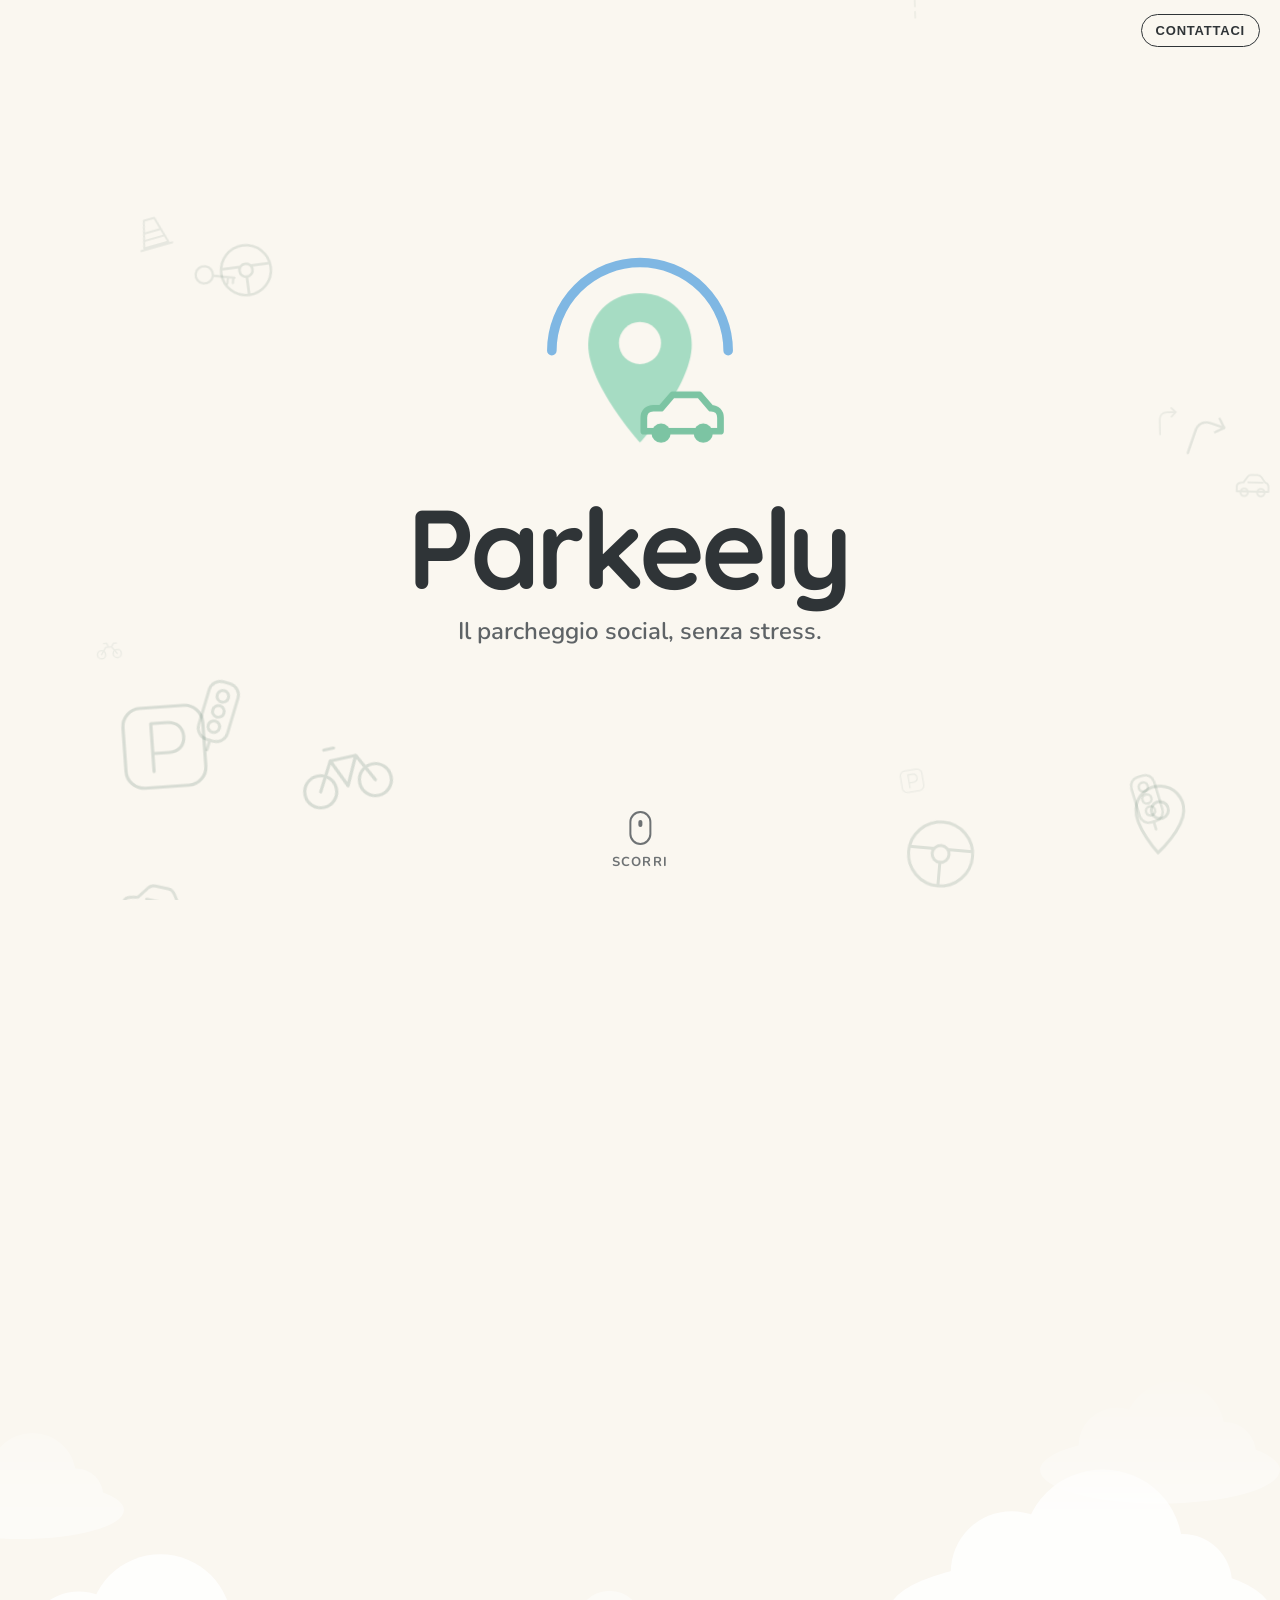
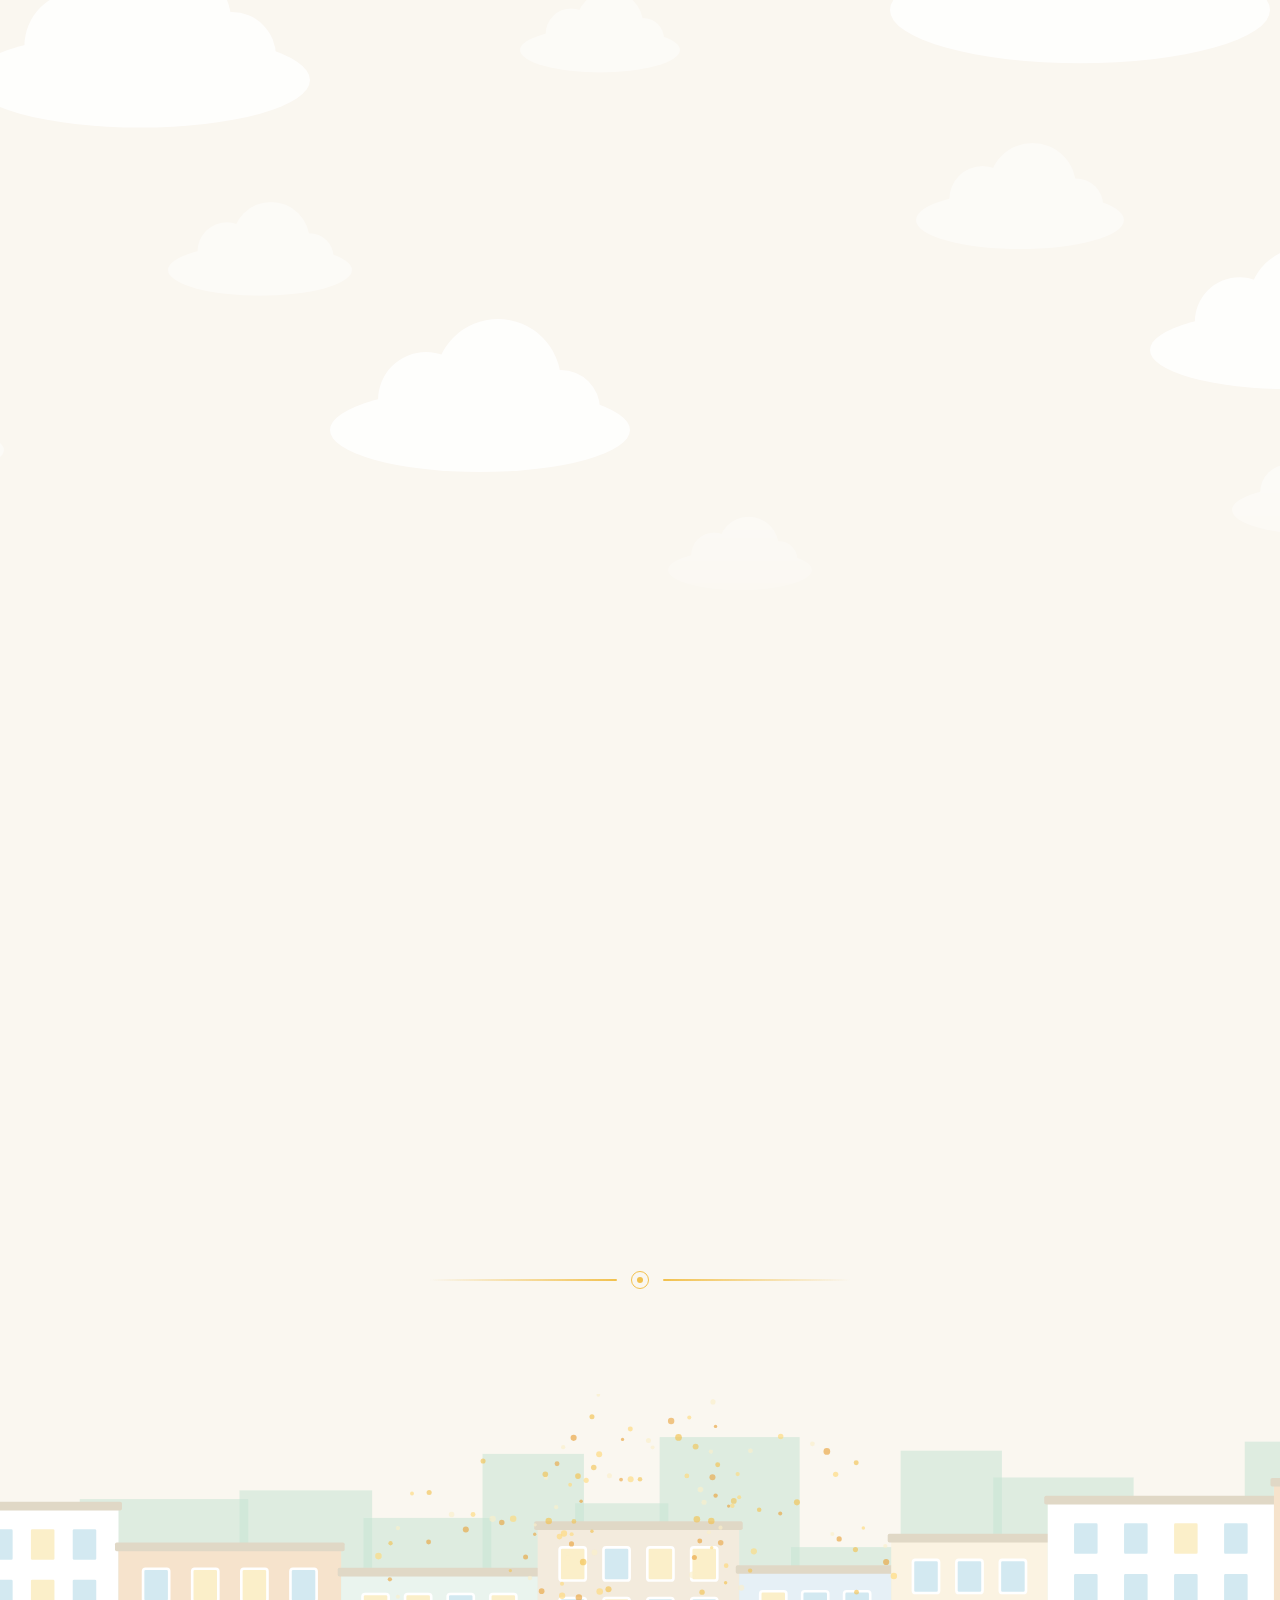
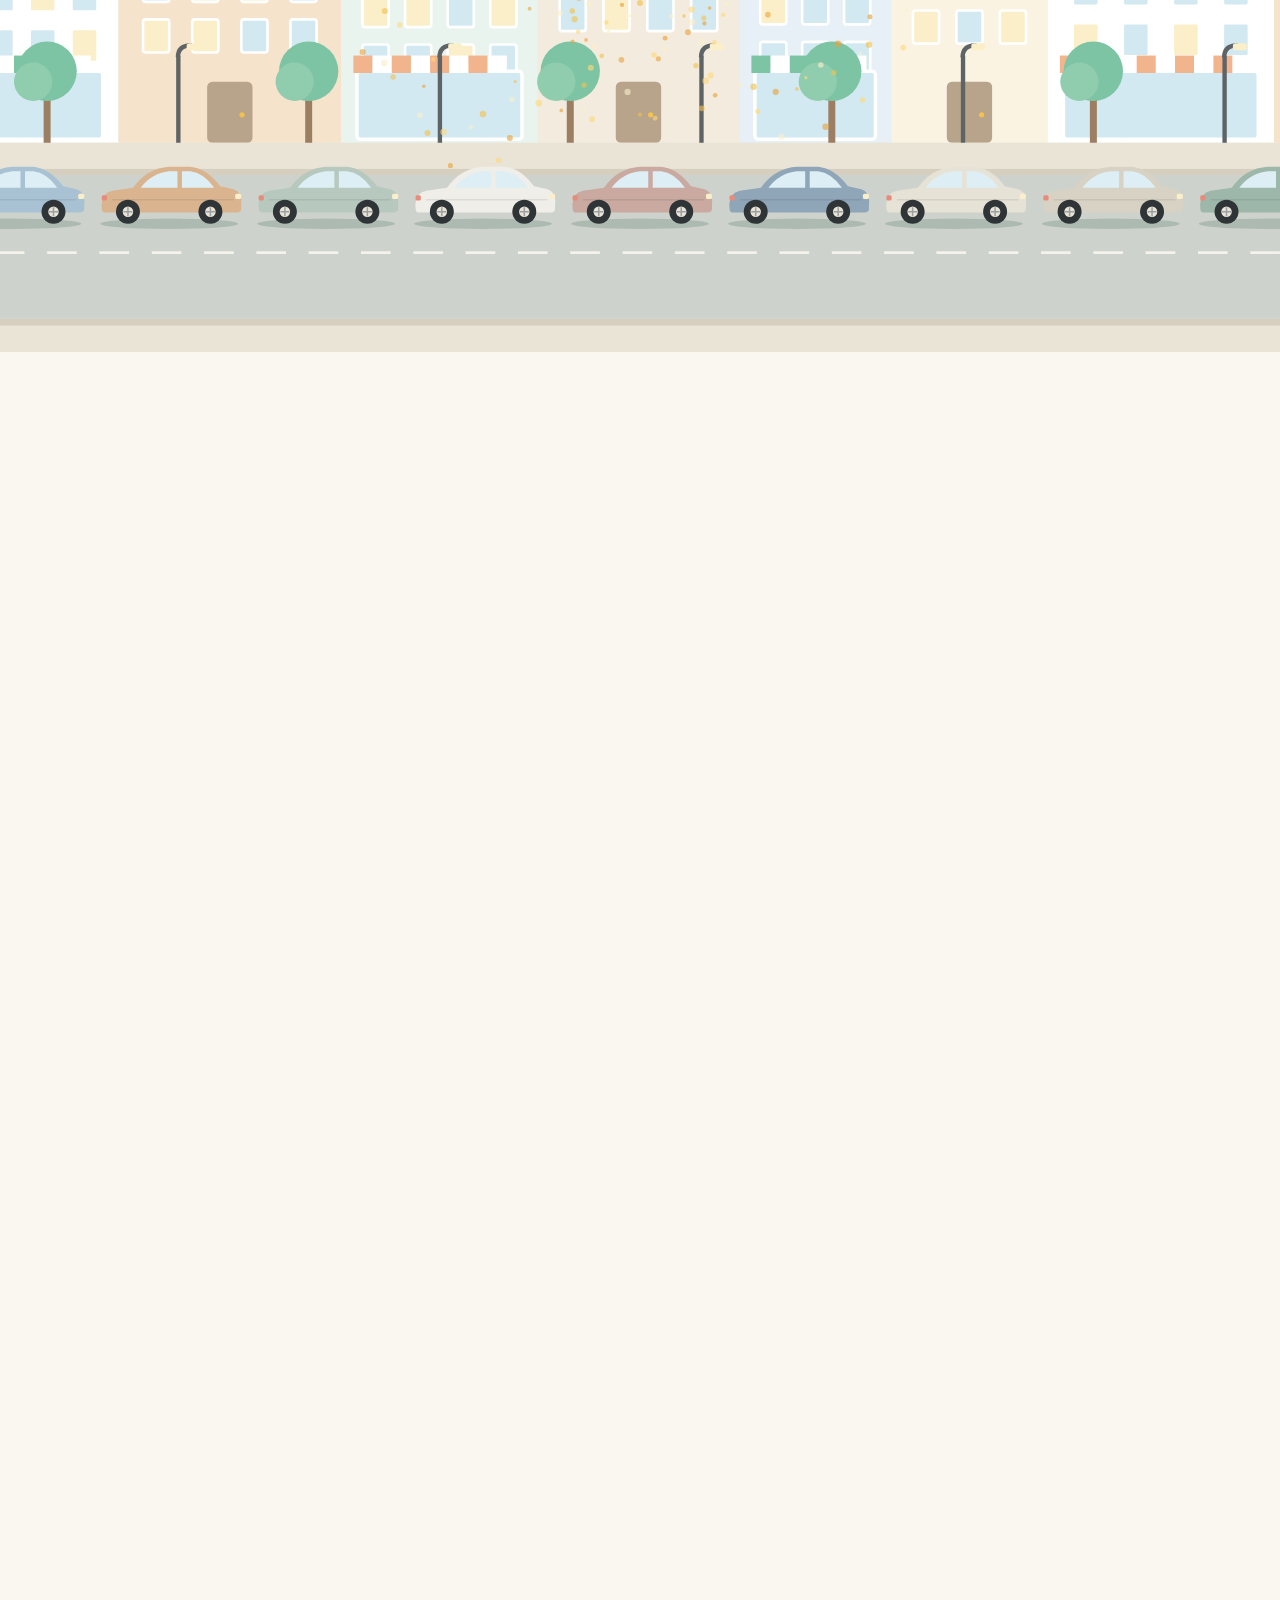
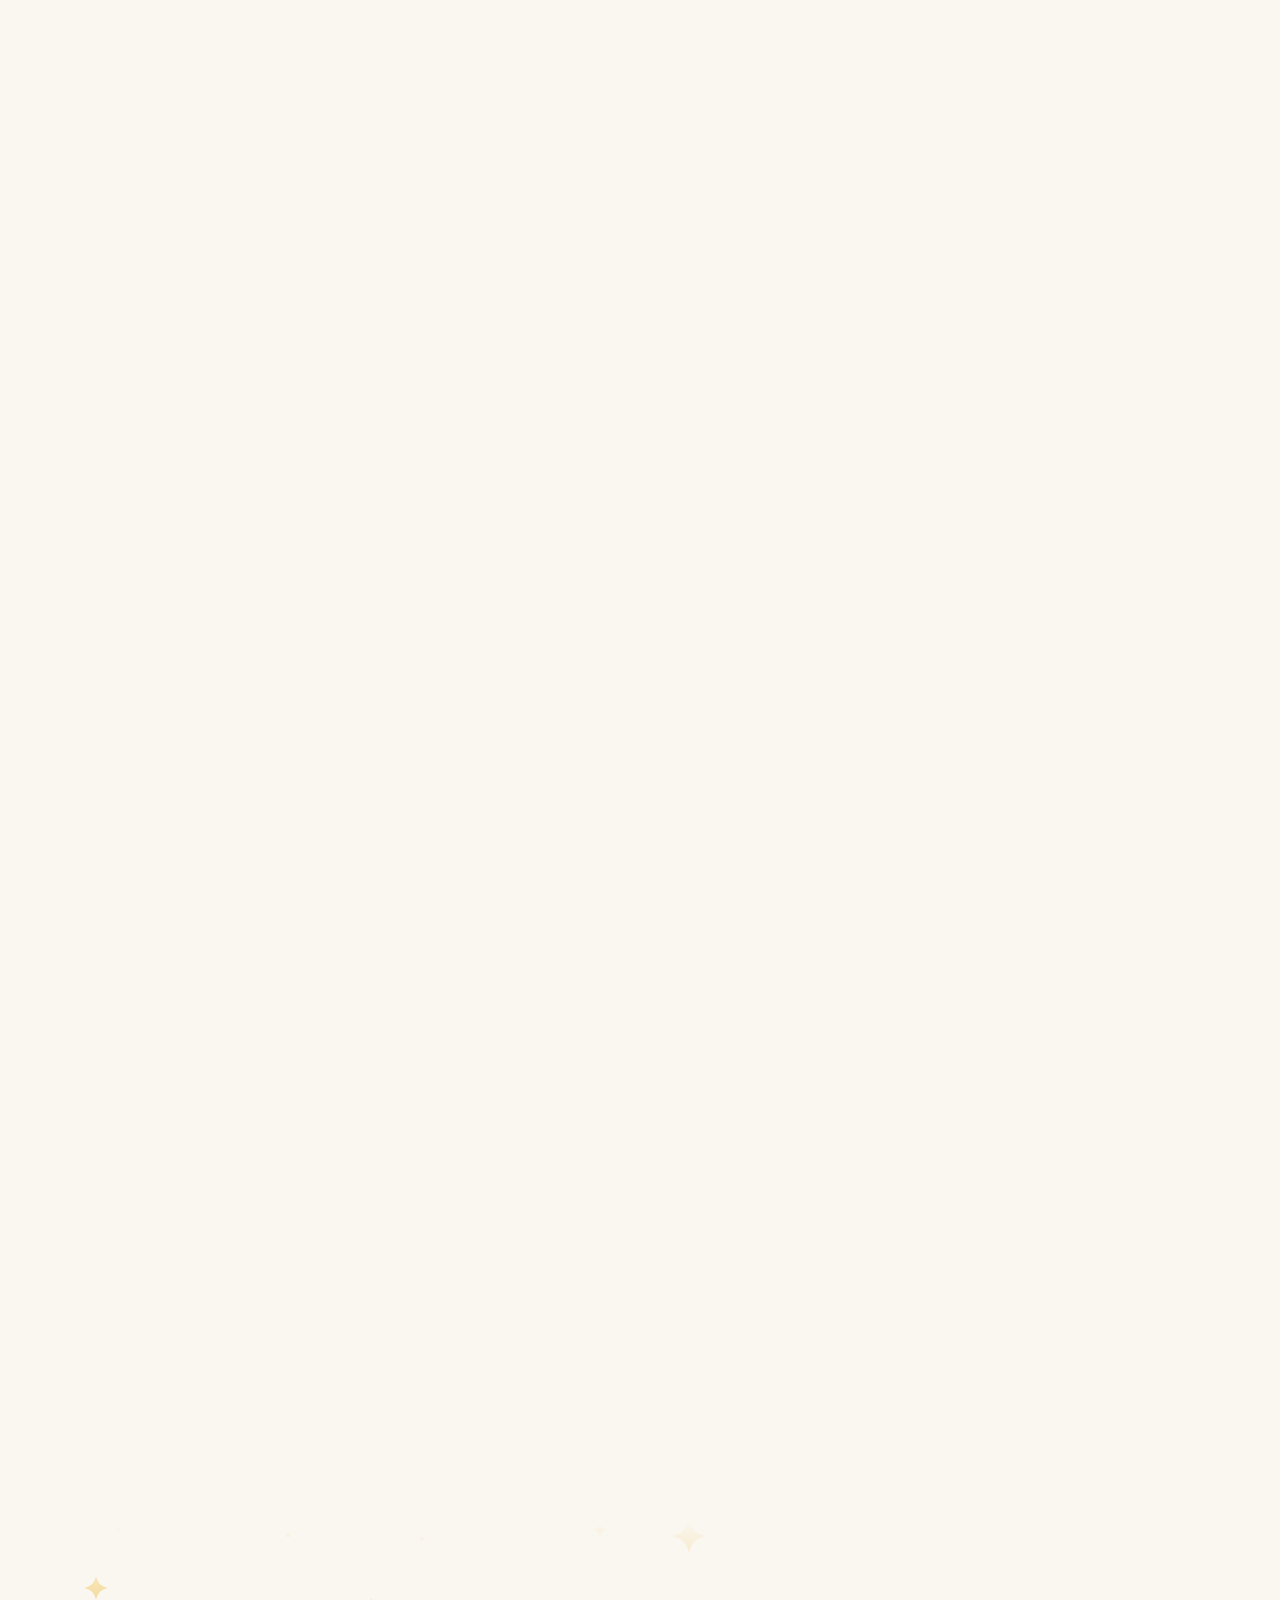
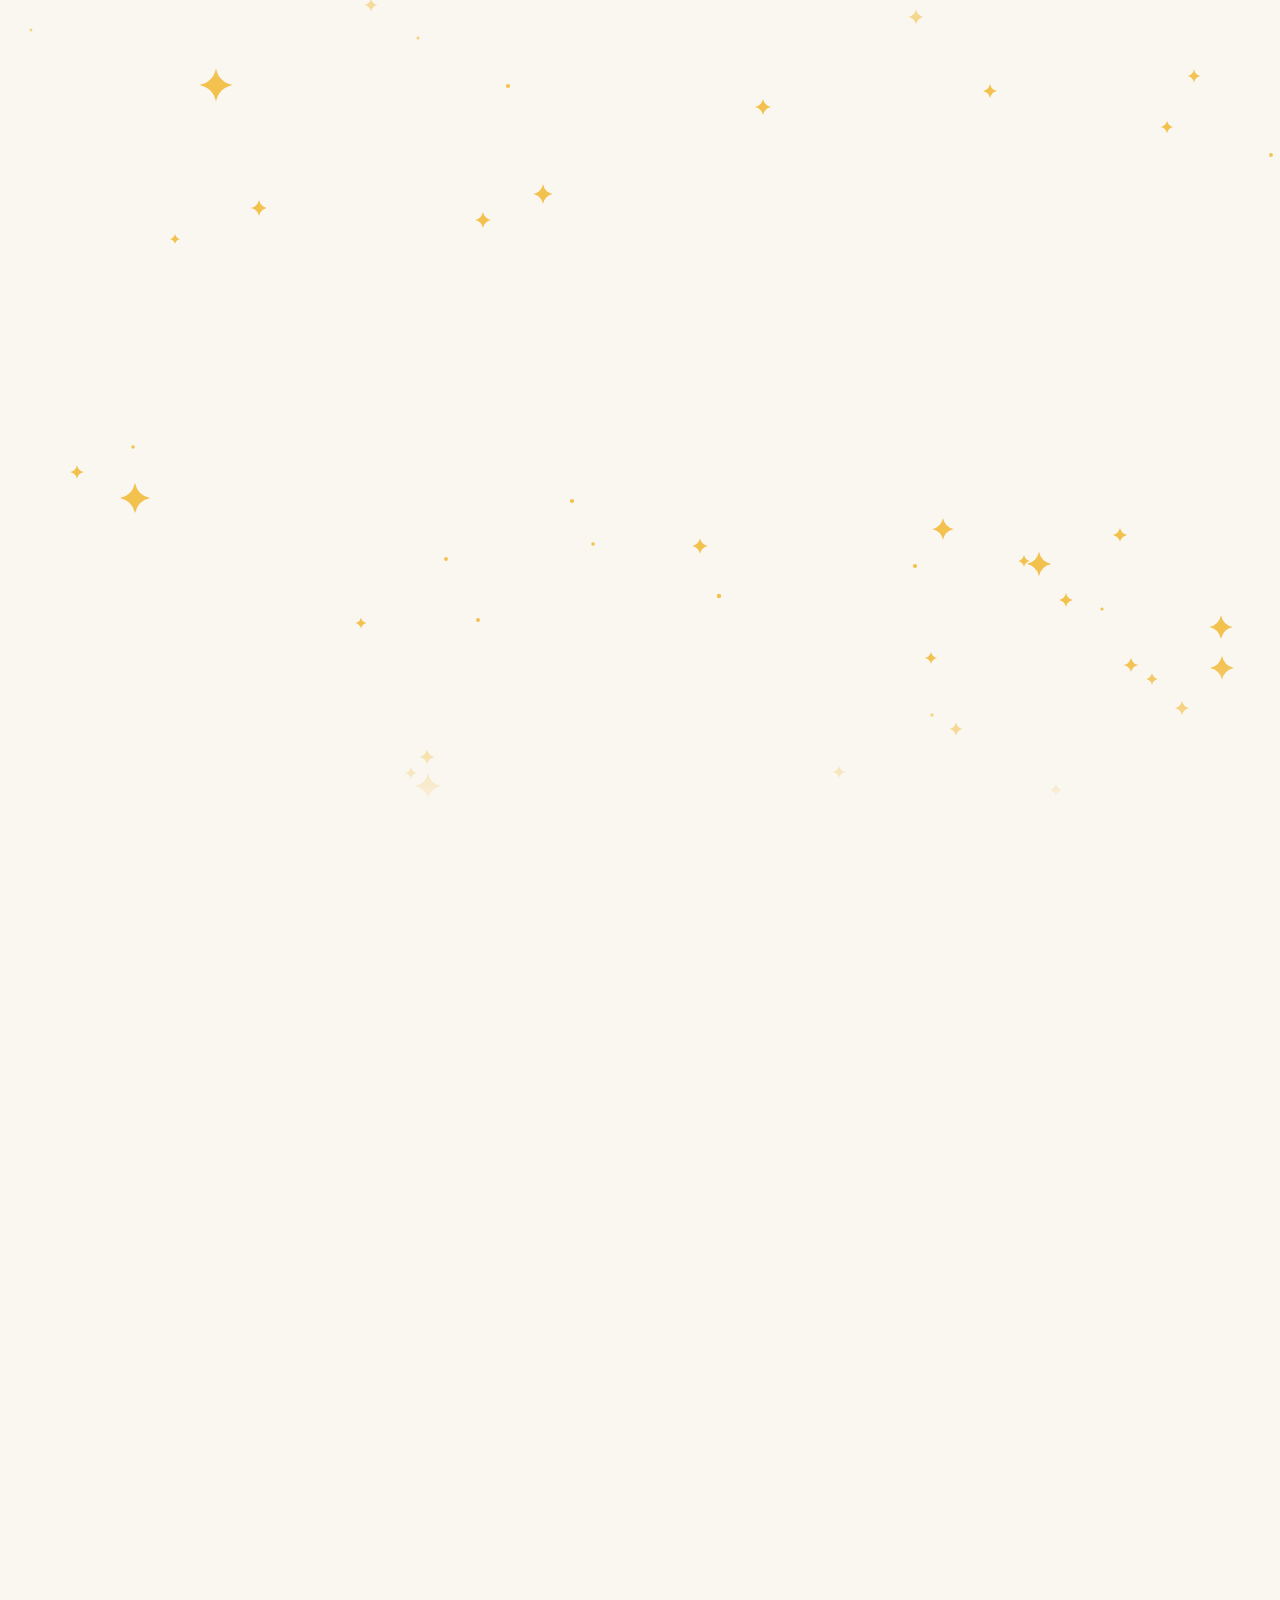
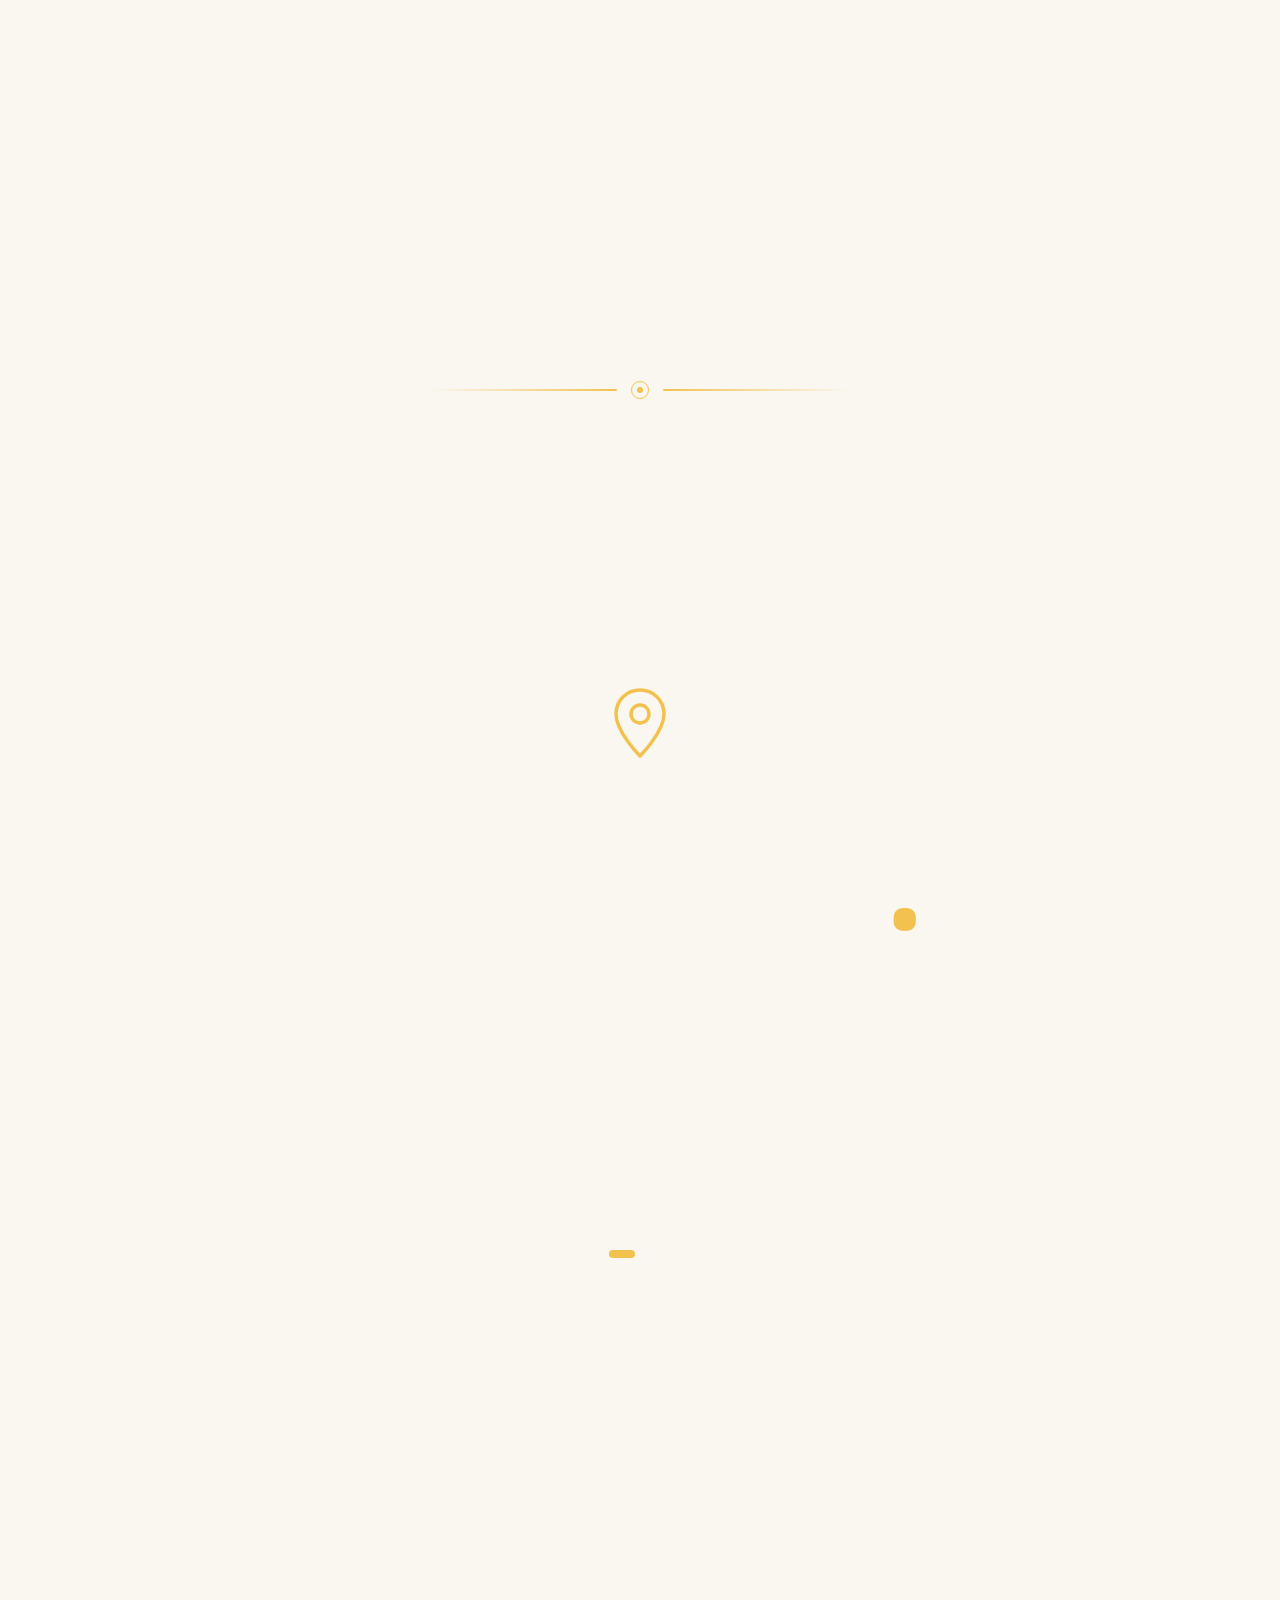
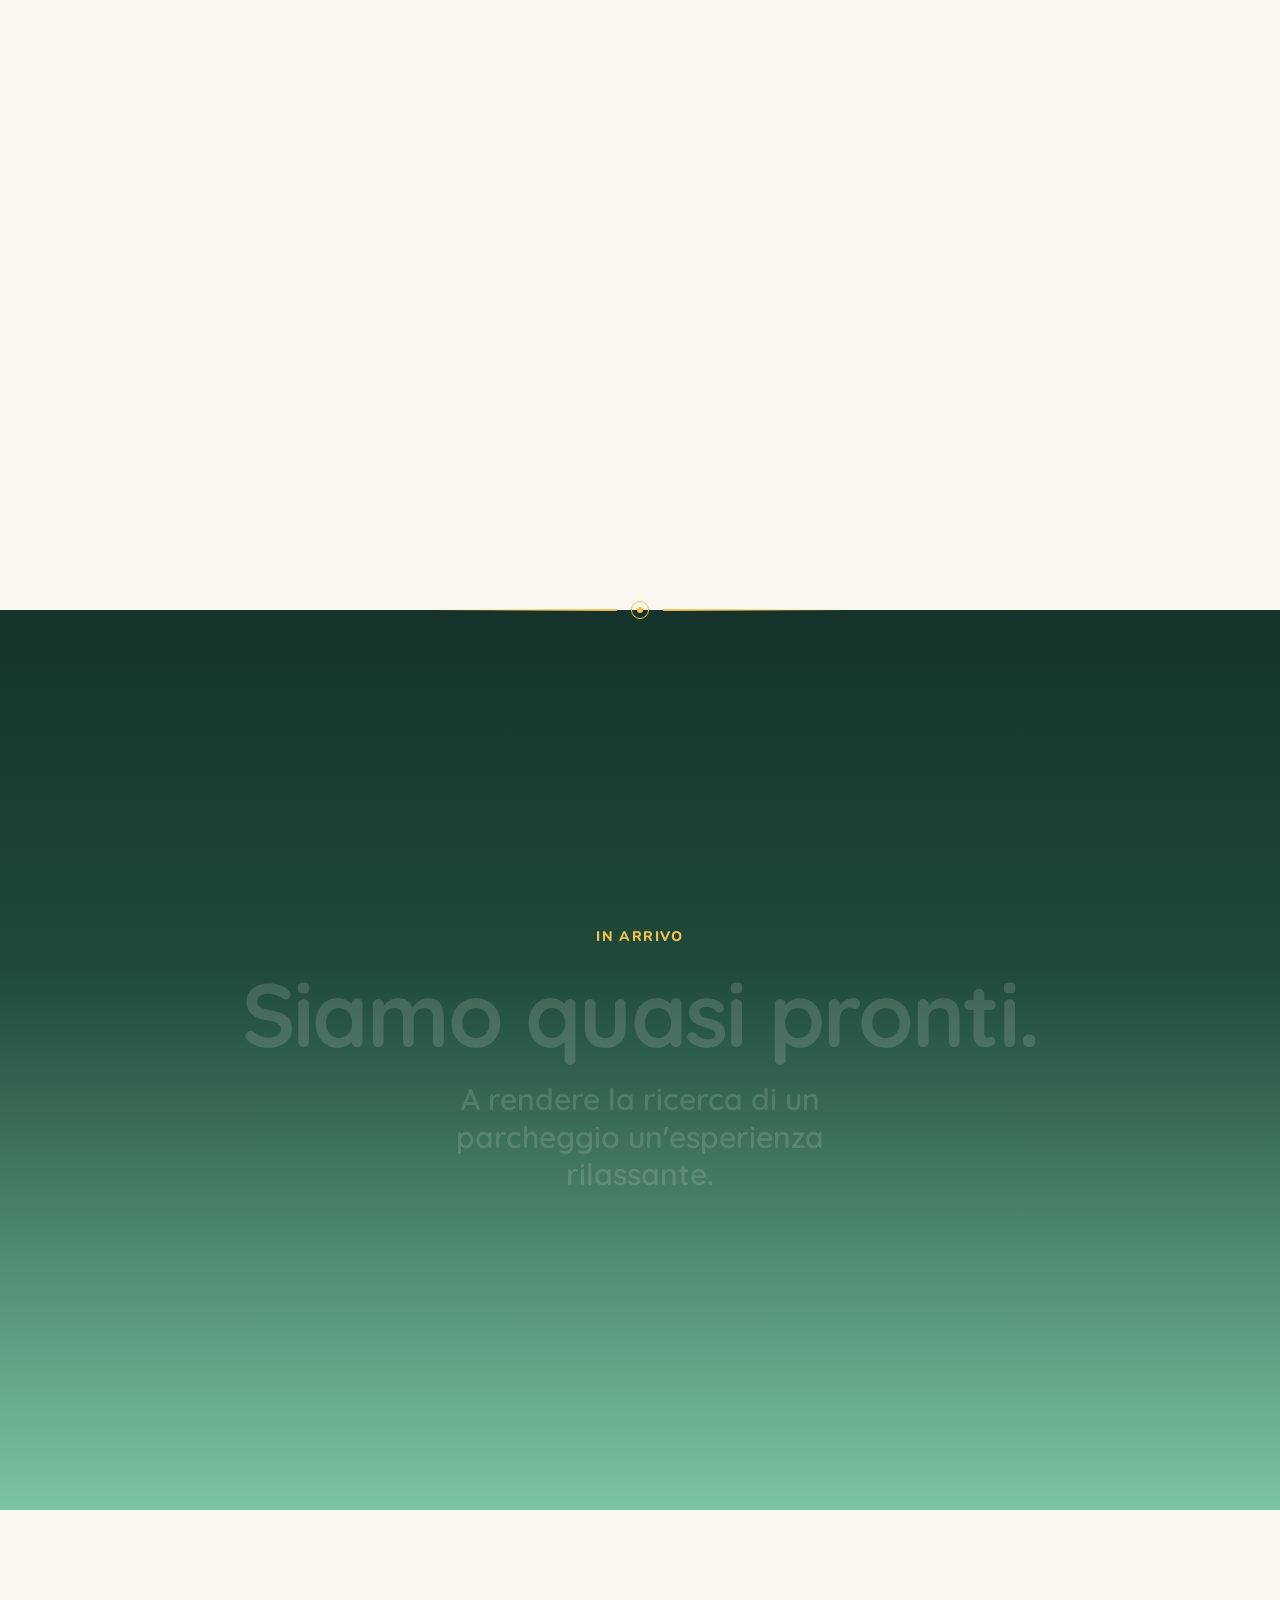
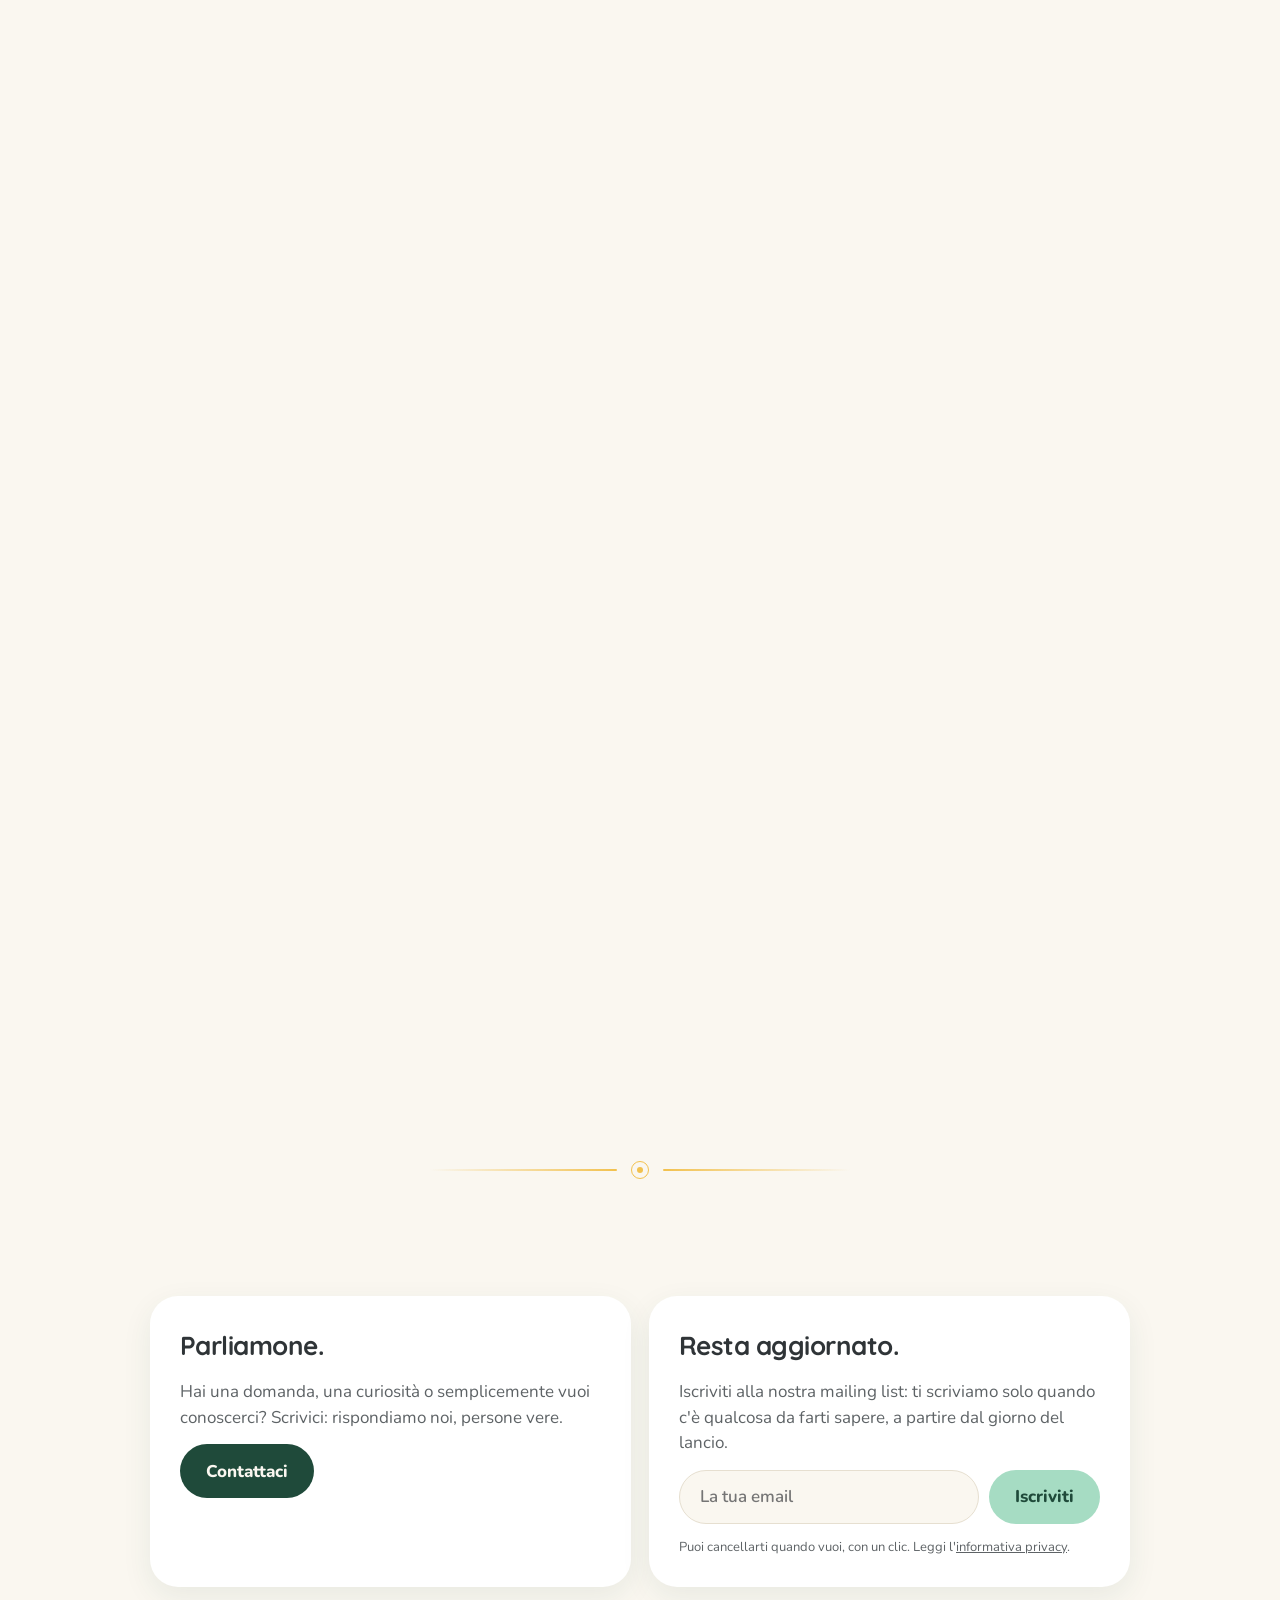
<file: index.html>
<!doctype html>
<html lang="it">
<head>
<meta charset="utf-8">
<meta name="viewport" content="width=device-width, initial-scale=1, viewport-fit=cover">
<title>Parkeely · Il parcheggio social, senza stress</title>
<meta name="description" content="Parkeely: il parcheggio social, senza stress. Siamo quasi pronti a rendere la ricerca di un parcheggio un'esperienza rilassante.">
<meta name="theme-color" content="#FAF7F0">
<meta property="og:title" content="Parkeely · Il parcheggio social, senza stress">
<meta property="og:description" content="Siamo quasi pronti a rendere la ricerca di un parcheggio un'esperienza rilassante.">
<meta property="og:image" content="https://www.parkeely.it/icon-512.png">
<meta property="og:url" content="https://www.parkeely.it/">
<link rel="canonical" href="https://www.parkeely.it/">
<link rel="icon" href="favicon.png">
<link rel="apple-touch-icon" href="icon-512.png">
<link rel="preconnect" href="https://fonts.googleapis.com">
<link rel="preconnect" href="https://fonts.gstatic.com" crossorigin>
<link href="https://fonts.googleapis.com/css2?family=Quicksand:wght@500;600;700&amp;family=Nunito:wght@400;600;700;800&amp;display=swap" rel="stylesheet">
<style>
body { margin: 0; }
/* Layout: una storia a scorrimento in quattro scene "attaccate" allo schermo (crema → menta → notte → crema),
   poi un finale fermo con contatti e lista d'attesa. Colori del brand Parkeely, un solo mondo visivo. */
:root {
  --crema: #FAF7F0;
  --menta: #A6DCC3;
  --menta-medio: #7CC4A3;
  --menta-tenue: #D8EDE2;
  --menta-scuro: #1F4A3A;
  --notte: #15332A;
  --oro: #F2C14E;
  --azzurro: #7FB7E3;
  --testo: #2F3437;
  --grafite: #5E6366;
  --bordo: #E6DFD0;
  --display: 'Quicksand', 'Avenir Next', system-ui, sans-serif;
  --body: 'Nunito', 'Avenir Next', system-ui, sans-serif;
  color-scheme: light;
}
* { box-sizing: border-box; }
html { scroll-behavior: auto; }
body { margin: 0; background: var(--crema); color: var(--testo); font-family: var(--body); font-size: 17px; line-height: 1.5; -webkit-font-smoothing: antialiased; overflow-x: hidden; }
h1, h2, h3, p { margin: 0; }
h1, h2, h3 { font-family: var(--display); font-weight: 700; text-wrap: balance; letter-spacing: -0.02em; }
:focus-visible { outline: 3px solid var(--oro); outline-offset: 3px; }

/* Barra in alto */
.top {
  position: fixed; inset: 0 0 auto; z-index: 20;
  display: flex; align-items: center; justify-content: space-between; gap: 12px;
  padding-top: calc(14px + env(safe-area-inset-top, 0px)); padding-bottom: 14px;
  padding-left: max(20px, env(safe-area-inset-left, 0px)); padding-right: max(20px, env(safe-area-inset-right, 0px));
  pointer-events: none; transition: color .5s;
}
.top .mark { font-family: var(--display); font-weight: 700; font-size: 20px; opacity: var(--mark, 0); transition: opacity .3s; }
.top .mark span { color: var(--oro); }
.top .soon { pointer-events: auto; font-size: 13px; font-weight: 800; letter-spacing: .06em; text-transform: uppercase; padding: 8px 14px; border-radius: 20px; border: 1.5px solid currentColor; background: transparent; cursor: pointer; color: inherit; }
body[data-scene="night"] .top, body[data-scene="mint2"] .top { color: var(--crema); }
body[data-scene="mint"] .top { color: var(--menta-scuro); }
body[data-scene="dusk"] .top { color: var(--crema); }

/* Scene: alte, con un riquadro che resta fermo mentre scorri */
.scene { position: relative; }
.stage {
  position: sticky; top: 0; height: 100vh; height: 100svh; overflow: hidden;
  display: grid; place-items: center;
  padding-left: max(20px, env(safe-area-inset-left, 0px)); padding-right: max(20px, env(safe-area-inset-right, 0px));
}

/* ---------- Scena 1: logo e motto ---------- */
#s1 { height: 150vh; }
.hero { display: grid; justify-items: center; gap: 10px; text-align: center; transform: translateY(calc(var(--p1, 0) * -12vh)) scale(calc(1 - var(--p1, 0) * .25)); opacity: calc(1 - var(--p1, 0) * 2.6); }
.logo { width: clamp(150px, 28vw, 230px); height: auto; overflow: visible; }
.logo .arc { stroke-dasharray: 150; stroke-dashoffset: 150; animation: draw 2.6s .6s cubic-bezier(.45,0,.2,1) forwards; }
.logo .pin { transform-origin: 60px 100px; transform: translateY(-80px); opacity: 0; animation: drop 2s 1.8s cubic-bezier(.25,1.25,.45,1) forwards; }
.logo .car { transform: translateX(60px); opacity: 0; animation: slide 1.8s 3.3s cubic-bezier(.2,.8,.25,1) forwards; }
.word { font-family: var(--display); font-weight: 700; font-size: clamp(52px, 10vw, 112px); line-height: 1; letter-spacing: -0.035em; color: var(--testo); opacity: 0; transform: translateY(14px); animation: rise 1.8s 4.6s cubic-bezier(.2,.7,.3,1) forwards; }
.word span { display: inline-block; color: var(--oro); transform: scale(0); animation: pop 1s 5.9s cubic-bezier(.3,1.6,.5,1) forwards; }
.motto { font-size: clamp(18px, 2.4vw, 24px); color: var(--grafite); font-weight: 600; opacity: 0; animation: fade 1.8s 6.3s ease-out forwards; }
.cue { position: absolute; bottom: calc(28px + env(safe-area-inset-bottom, 0px)); left: 50%; transform: translateX(-50%); display: grid; justify-items: center; gap: 8px; font-size: 13px; font-weight: 700; letter-spacing: .08em; text-transform: uppercase; color: var(--grafite); opacity: clamp(0, calc(.9 - var(--p1, 0) * 6), 1); }
.cue span { display: grid; justify-items: center; gap: 8px; animation: fade 1.4s 7.6s both; }
.cue i { width: 22px; height: 34px; border: 2px solid currentColor; border-radius: 12px; position: relative; }
.cue i::after { content: ""; position: absolute; left: 50%; top: 7px; width: 4px; height: 7px; margin-left: -2px; border-radius: 2px; background: currentColor; animation: wheel 1.6s infinite; }

@keyframes draw { to { stroke-dashoffset: 0; } }
@keyframes drop { 0% { opacity: 0; transform: translateY(-80px); } 30% { opacity: 1; } 100% { opacity: 1; transform: translateY(0); } }
@keyframes slide { to { opacity: 1; transform: translateX(0); } }
@keyframes rise { to { opacity: 1; transform: translateY(0); } }
@keyframes pop { to { transform: scale(1); } }
@keyframes fade { from { opacity: 0; } to { opacity: 1; } }
@keyframes wheel { 0% { transform: translateY(0); opacity: 1; } 70% { transform: translateY(10px); opacity: 0; } 100% { opacity: 0; } }

/* ---------- Scena 2: i giri a vuoto ---------- */
/* Lo sfondo vive su un livello fisso dietro la pagina: il contenuto scorre sempre,
   cambia solo il colore, dal verde tenue al verde notte, mentre arriva la scena successiva */
.backdrop { position: fixed; inset: 0; z-index: -2; background: color-mix(in srgb, var(--notte) calc(var(--dusk, 0) * 100%), color-mix(in srgb, var(--menta-tenue) calc(var(--zoom, 0) * 100%), var(--crema))); }
/* Simboli della strada che scorrono piano dietro i contenuti, a velocità diverse */
.floaters { position: fixed; inset: 0; z-index: -1; pointer-events: none; overflow: hidden; color: color-mix(in srgb, var(--crema) calc(var(--dusk, 0) * 100%), var(--menta-scuro)); }
.floaters svg { position: absolute; left: 0; top: 0; overflow: visible; will-change: transform; fill: none; stroke: currentColor; stroke-width: 2; stroke-linecap: round; stroke-linejoin: round; }
#s1 .stage { background: transparent; }
.backdrop .stars2 { position: absolute; inset: 0; opacity: var(--dusk, 0); background-image: radial-gradient(1.2px 1.2px at 12% 18%, #FAF7F0 50%, transparent 51%), radial-gradient(1px 1px at 72% 12%, #FAF7F0 50%, transparent 51%), radial-gradient(1.4px 1.4px at 40% 70%, #FAF7F0 50%, transparent 51%), radial-gradient(1px 1px at 86% 58%, #FAF7F0 50%, transparent 51%), radial-gradient(1.2px 1.2px at 24% 86%, #FAF7F0 50%, transparent 51%), radial-gradient(1px 1px at 58% 36%, #FAF7F0 50%, transparent 51%); }
#s2 .stage { background: transparent; color: color-mix(in srgb, var(--crema) calc(var(--dusk, 0) * 100%), var(--menta-scuro)); }
.mark-hi { background: linear-gradient(transparent 58%, rgba(242,193,78,.75) 58%, rgba(242,193,78,.75) 92%, transparent 92%); padding: 0 .08em; }
/* ---------- Scena 2: la strada vista dal marciapiede di fronte ---------- */
#s2 { height: 560vh; }
.street-scene { width: 100%; height: 100%; display: flex; flex-direction: column; justify-content: center; gap: clamp(12px, 3vh, 28px); padding-top: 56px; }
.street-wrap { position: relative; width: 100vw; margin-inline: calc(50% - 50vw); height: min(62vh, 56vw); min-height: 260px; }
.street { width: 100%; height: 100%; display: block; }
.sparks { position: absolute; inset: 0; width: 100%; height: 100%; pointer-events: none; }
.street-text { position: relative; width: min(1100px, 100%); margin: 0 auto; min-height: clamp(96px, 16vh, 150px); display: grid; place-items: center; }
.msgs { display: grid; place-items: center; }
.msg { grid-area: 1 / 1; margin: 0; padding: 14px 28px; border-radius: 22px; background: #FFFFFF; color: var(--menta-scuro); font-family: var(--display); font-weight: 700; font-size: clamp(20px, 2.6vw, 32px); box-shadow: 0 12px 28px rgba(31,74,58,.14); opacity: 0; transform: translateY(16px) scale(.97); transition: opacity .5s ease, transform .6s cubic-bezier(.2,.8,.2,1); text-align: center; }
.msg.on { opacity: 1; transform: none; }
.lap-counter { position: absolute; right: 0; top: 50%; transform: translateY(-50%); display: flex; align-items: center; gap: 12px; color: var(--menta-scuro); transition: opacity .6s; }
.lap-counter b { font-family: var(--display); font-size: clamp(44px, 5vw, 64px); line-height: 1; font-variant-numeric: tabular-nums; display: inline-block; }
.lap-counter > span { font-size: 13px; font-weight: 800; letter-spacing: .08em; text-transform: uppercase; line-height: 1.3; }
.lap-counter.hide { opacity: 0; }
.lap-counter b.bump { animation: bump .5s ease; }
@keyframes bump { 40% { transform: scale(1.25); color: #D9A021; } }
.street-text .final { position: absolute; inset: 0; display: grid; place-items: center; margin: 0; text-align: center; font-family: var(--display); font-weight: 700; font-size: clamp(30px, 4.4vw, 58px); line-height: 1.05; color: var(--menta-scuro); text-shadow: 0 10px 16px rgba(31,74,58,.18); opacity: 0; transform: translateY(14px); transition: opacity .9s ease, transform .9s cubic-bezier(.2,.8,.2,1); pointer-events: none; }
.street-text .final.on { opacity: 1; transform: none; }
@media (max-width: 760px) {
  .street-wrap { height: 46vh; }
  .street-text { display: flex; flex-direction: column; align-items: center; gap: 10px; }
  .lap-counter { position: static; transform: none; }
  .msg { font-size: clamp(19px, 5.4vw, 26px); }
}

#s2 .sig .arc { fill: none; stroke: #E9A23B; stroke-width: 5; stroke-linecap: round; opacity: .25; }
#s2 .sig.on .arc { animation: sig 1.5s ease-in-out infinite; }
#s2 .sig.on .a2 { animation-delay: .2s; } #s2 .sig.on .a3 { animation-delay: .4s; }
@keyframes sig { 0%, 100% { opacity: .2; } 35% { opacity: .85; } }
#navArrow, #sig, #route { transition: opacity .5s; }

/* ---------- Scena 3: tre parole ---------- */
#s3 { height: 380vh; }
/* Interludi: una frase che si scrive parola per parola e poi svanisce allo stesso modo */
.inter { height: 230vh; }
#i1 { height: 170vh; }
#i1 .say { position: relative; z-index: 1; }
.sky { position: absolute; inset: 0; width: 100%; height: 100%; pointer-events: none; }
#cloudsFar, #cloudsNear, #starsFar, #starsNear { will-change: transform; }
#i2 .say { position: relative; z-index: 1; }
.gstar { fill: #F2C14E; transform-box: fill-box; transform-origin: center; animation: twinkle var(--d, 3s) ease-in-out var(--del, 0s) infinite; }
@keyframes twinkle { 0%, 100% { opacity: var(--lo, .25); scale: .8; } 50% { opacity: var(--hi, .9); scale: 1.08; } }
.sky { -webkit-mask-image: linear-gradient(transparent, #000 18%, #000 82%, transparent); mask-image: linear-gradient(transparent, #000 18%, #000 82%, transparent); }
.inter .stage { background: transparent; }
.say { margin: 0; max-width: 1200px; text-align: center; font-family: var(--display); font-weight: 700; font-size: clamp(28px, 3.9vw, 56px); line-height: 1.15; letter-spacing: -0.01em; }
.say.dark { color: var(--menta-scuro); }
.say.light { color: var(--crema); }
.say .w { display: inline-block; opacity: 0; transform: translateY(14px); filter: blur(4px); transition: opacity .7s ease, transform .8s cubic-bezier(.2,.8,.2,1), filter .7s ease; }
.say .w.on { opacity: 1; transform: none; filter: none; }
.say .w.out { opacity: 0; transform: translateY(-12px); filter: blur(4px); }
.say .gold { color: #D9A021; text-shadow: 0 8px 16px rgba(92,67,10,.18); }
.say .gold.on:not(.out) { animation: shiver 2.4s ease-in-out .5s infinite; }
@keyframes shiver { 0%, 60%, 100% { translate: 0 0; rotate: 0deg; } 64% { translate: -2px 0; rotate: -1.5deg; } 68% { translate: 2px 0; rotate: 1.5deg; } 72% { translate: -2px 0; rotate: -1deg; } 76% { translate: 1px 0; rotate: .5deg; } 80% { translate: 0 0; rotate: 0deg; } }
#s3 .stage { background: transparent; color: var(--crema); }
.hints { position: relative; width: min(980px, 100%); min-height: 60vh; display: grid; place-items: center; }
.hint { position: absolute; inset: 0; display: grid; align-content: center; justify-items: center; gap: 22px; text-align: center; opacity: 0; transform: translateY(40px) scale(.96); transition: opacity .7s, transform .7s cubic-bezier(.2,.8,.2,1); }
.hint.on { opacity: 1; transform: none; }
.hint.gone { opacity: 0; transform: translateY(-40px) scale(1.02); }
.hint svg { width: 92px; height: 92px; }
.hint h2 { font-size: clamp(64px, 13vw, 168px); line-height: .95; letter-spacing: -0.045em; }
.hint h2 span { color: var(--oro); }
.hint p { font-size: clamp(18px, 2vw, 22px); color: rgba(250,247,240,.72); max-width: 32ch; }
.dots { position: absolute; bottom: calc(32px + env(safe-area-inset-bottom, 0px)); left: 50%; transform: translateX(-50%); display: flex; gap: 10px; }
.dots i { width: 8px; height: 8px; border-radius: 4px; background: rgba(250,247,240,.25); transition: width .4s, background .4s; }
.dots i.on { width: 26px; background: var(--oro); }
.stars { position: absolute; inset: 0; pointer-events: none; }

/* ---------- Scena 4: l'alba / la frase finale ---------- */
#s4 { height: 240vh; }
#s4 .stage { background: linear-gradient(to bottom, var(--notte), var(--menta-scuro) 40%, var(--menta-medio) 100%); color: var(--crema); }
#s4 .sky { position: absolute; inset: 0; background: var(--crema); opacity: var(--dawn, 0); }
.almost { position: relative; text-align: center; display: grid; gap: 22px; justify-items: center; width: min(900px, 100%); }
.almost .kicker { font-weight: 800; letter-spacing: .1em; text-transform: uppercase; font-size: 14px; color: color-mix(in srgb, var(--oro) calc(100% - var(--dawn, 0) * 100%), var(--menta-scuro)); }
.almost h2 { font-size: clamp(40px, 7vw, 92px); line-height: 1; }
.almost p { font-size: clamp(20px, 2.6vw, 30px); font-family: var(--display); font-weight: 600; max-width: 26ch; line-height: 1.25; }
.almost .w { opacity: .15; transition: opacity .35s; }
.almost .w.on { opacity: 1; }
#s4 .stage { color: color-mix(in srgb, var(--crema) calc(100% - var(--dawn, 0) * 100%), var(--testo)); }

/* ---------- Separatore oro tra una scena e l'altra: compare piano e poi resta ---------- */
.sep { position: absolute; left: 50%; top: 0; z-index: 3; width: min(420px, 70%); height: 24px; transform: translate(-50%, -50%); display: flex; align-items: center; gap: 14px; pointer-events: none; opacity: 0; transition: opacity 1.6s ease; }
.sep i { flex: 1; height: 1.5px; border-radius: 1px; transform: scaleX(.4); transition: transform 1.8s cubic-bezier(.2,.7,.2,1); }
.sep i:first-child { background: linear-gradient(to right, transparent, var(--oro)); transform-origin: right; }
.sep i:last-child { background: linear-gradient(to left, transparent, var(--oro)); transform-origin: left; }
.sep b { width: 18px; height: 18px; border-radius: 50%; border: 1.5px solid var(--oro); display: grid; place-items: center; flex: none; }
.sep b::after { content: ""; width: 6px; height: 6px; border-radius: 50%; background: var(--oro); }
.sep.in { opacity: 1; }
.sep.in i { transform: scaleX(1); }

/* ---------- Finale fermo ---------- */
.end { position: relative; background: var(--crema); padding-block: 14vh 40px; padding-left: max(20px, env(safe-area-inset-left, 0px)); padding-right: max(20px, env(safe-area-inset-right, 0px)); }
.end-inner { width: min(980px, 100%); margin: 0 auto; display: grid; gap: 40px; }
.cards { display: grid; grid-template-columns: repeat(2, minmax(0, 1fr)); gap: 18px; }
.card { background: #fff; border-radius: 28px; padding: 30px; display: grid; gap: 14px; align-content: start; box-shadow: 0 10px 30px rgba(31,74,58,.08); }
.card h3 { font-size: 26px; }
.card p { color: var(--grafite); }
.btn { height: 54px; padding: 0 26px; border: none; border-radius: 27px; font: 800 17px var(--body); cursor: pointer; background: var(--menta-scuro); color: var(--crema); justify-self: start; transition: transform .15s; }
.btn:hover { transform: translateY(-1px); }
.btn.mint { background: var(--menta); color: var(--menta-scuro); }
.join { display: flex; gap: 10px; flex-wrap: wrap; }
.join input { flex: 1 1 200px; min-width: 0; height: 54px; border-radius: 27px; border: 1.5px solid var(--bordo); background: var(--crema); padding: 0 20px; font: 600 17px var(--body); color: var(--testo); }
.join input:focus, .field:focus { outline: 3px solid var(--menta); border-color: var(--menta-medio); }
.ok { font-weight: 700; color: var(--menta-scuro); }
.sheet.done > :not(.sent) { display: none; }
.sent { display: grid; justify-items: center; gap: 14px; text-align: center; padding: 10px 0 4px; }
.sent[hidden] { display: none; }
.sent-ico { width: 72px; height: 72px; animation: pop .5s cubic-bezier(.2,1.4,.4,1); }
.sent p { margin: 0; color: var(--grafite); }
.sent .btn { margin-top: 6px; min-width: 160px; justify-self: center; }
.sent h3:focus { outline: none; }
@keyframes pop { from { transform: scale(.4); opacity: 0; } }
.fine { font-size: 13px; color: var(--grafite); }
footer { display: flex; flex-wrap: wrap; gap: 10px 22px; align-items: center; justify-content: space-between; padding-top: 26px; border-top: 1px solid var(--bordo); font-size: 14px; color: var(--grafite); }
footer a { color: inherit; }
footer .by { display: inline-flex; align-items: center; gap: 8px; }

/* Finestra "Contattaci" */
.modal { position: fixed; inset: 0; z-index: 50; display: grid; place-items: center; padding: 20px; background: rgba(21,51,42,.45); backdrop-filter: blur(6px); -webkit-backdrop-filter: blur(6px); opacity: 0; pointer-events: none; transition: opacity .3s; }
.modal.open { opacity: 1; pointer-events: auto; }
.sheet { width: min(520px, 100%); background: var(--crema); border-radius: 30px; padding: 30px; display: grid; gap: 16px; transform: translateY(24px) scale(.97); transition: transform .4s cubic-bezier(.2,.9,.3,1.2); box-shadow: 0 30px 80px rgba(21,51,42,.3); }
.modal.open .sheet { transform: none; }
.sheet h3 { font-size: 28px; }
.sheet label { display: grid; gap: 6px; font-size: 14px; font-weight: 700; color: var(--grafite); }
.field { width: 100%; border-radius: 18px; border: 1.5px solid var(--bordo); background: #fff; padding: 14px 16px; font: 600 16px var(--body); color: var(--testo); }
textarea.field { min-height: 140px; resize: vertical; line-height: 1.45; }
.sheet .row { display: flex; gap: 10px; justify-content: flex-end; flex-wrap: wrap; }
.btn.ghost { background: transparent; color: var(--testo); }
.hp { position: absolute; left: -9999px; width: 1px; height: 1px; opacity: 0; }
.btn:disabled { opacity: .6; cursor: default; }

@media (max-width: 760px) {
  .cards { grid-template-columns: minmax(0, 1fr); }
}
@media (prefers-reduced-motion: reduce) {
  .logo .arc, .logo .pin, .logo .car, .word, .word span, .motto, .cue span { animation: none !important; opacity: 1 !important; transform: none !important; stroke-dashoffset: 0 !important; }
  .msg, .hint, .almost .w, .say .w, .gstar { transition: none !important; animation: none !important; }
}
</style>
</head>
<body>

<div class="backdrop" aria-hidden="true"><div class="stars2"></div></div>
<div class="floaters" id="floaters" aria-hidden="true"></div>

<header class="top" aria-hidden="false">
  <span class="mark">Parkeely<span>.</span></span>
  <button class="soon" type="button" data-open-contact>Contattaci</button>
</header>

<main>
  <!-- 1 · Logo e motto -->
  <section class="scene" id="s1" aria-label="Parkeely">
    <div class="stage">
      <div class="hero">
        <svg class="logo" viewBox="0 0 120 120" role="img" aria-label="Logo Parkeely">
          <path class="arc" d="M14 52 A46 46 0 0 1 106 52" stroke="#7FB7E3" stroke-width="5" stroke-linecap="round" fill="none"/>
          <g class="pin">
            <path d="M60 22 C44 22 33 34 33 49 C33 70 60 100 60 100 C60 100 87 70 87 49 C87 34 76 22 60 22 Z" fill="#A6DCC3"/>
            <circle cx="60" cy="48" r="11" fill="#FAF7F0"/>
          </g>
          <g class="car">
            <path d="M62 94 L62 87 C62 84 64 82 67 82 L71 82 L77 75 L91 75 L97 82 C100 82 102 84 102 87 L102 94 Z" fill="#FAF7F0" stroke="#7CC4A3" stroke-width="3.5" stroke-linejoin="round"/>
            <circle cx="71" cy="95" r="5" fill="#7CC4A3"/>
            <circle cx="93" cy="95" r="5" fill="#7CC4A3"/>
          </g>
        </svg>
        <h1 class="word">Parkeely<span>.</span></h1>
        <p class="motto">Il parcheggio social, senza stress.</p>
      </div>
      <div class="cue" aria-hidden="true"><span><i></i>Scorri</span></div>
    </div>
  </section>

  <!-- Interludio · prima della strada -->
  <section class="scene inter" id="i1" aria-label="Diciamocelo">
    <div class="stage">
      <svg class="sky" id="sky" viewBox="0 0 1600 900" preserveAspectRatio="xMidYMax slice" aria-hidden="true">
        <g id="cloudsFar"></g>
        <g id="cloudsNear"></g>
      </svg>
      <p class="say dark"><span class="w">Diciamocelo,</span> <span class="w">oggi</span> <span class="w">cercare</span> <span class="w">un</span> <span class="w">parcheggio</span> <span class="w">in</span> <span class="w">città</span><br><span class="w">è</span> <span class="w">davvero</span> <span class="w">un</span> <span class="w gold">incubo</span><span class="w">!</span></p>
    </div>
  </section>

  <!-- 2 · I giri a vuoto che diventano una linea sola -->
  <section class="scene" id="s2" aria-label="I giri a vuoto">
    <div class="sep" aria-hidden="true"><i></i><b></b><i></i></div>
    <div class="stage">
      <div class="street-scene">
        <div class="street-wrap">
          <svg class="street" id="street" viewBox="0 0 1600 640" preserveAspectRatio="xMidYMax slice" aria-hidden="true">
            <g id="skyline"></g>
            <g id="facades"></g>
            <rect x="0" y="400" width="1600" height="32" fill="#E9E4D6"/>
            <rect x="0" y="430" width="1600" height="7" fill="#D6CFBF"/>
            <rect x="0" y="437" width="1600" height="165" fill="#CDD3CC"/>
            <line x1="0" y1="526" x2="1600" y2="526" stroke="#F4F2EA" stroke-width="3" stroke-dasharray="34 26"/>
            <g id="route" opacity="0">
              <path id="routePath" d="M-260 588 L690 588 C750 588 760 500 800 500" fill="none" stroke="#3E9E78" stroke-opacity=".16" stroke-width="16" stroke-linecap="round"/>
              <path id="routeDash" d="M-260 588 L690 588 C750 588 760 500 800 500" fill="none" stroke="#3E9E78" stroke-opacity=".55" stroke-width="5" stroke-linecap="round"/>
              <circle cx="800" cy="500" r="9" fill="#FFFFFF" stroke="#3E9E78" stroke-opacity=".6" stroke-width="4"/>
            </g>
            <g id="parked"></g>
            <g id="sig" class="sig" opacity="0">
              <circle cx="0" cy="0" r="5" fill="#E9A23B"/>
              <path class="arc a1" d="M-14 -10 Q0 -22 14 -10" />
              <path class="arc a2" d="M-25 -19 Q0 -40 25 -19" />
              <path class="arc a3" d="M-36 -28 Q0 -58 36 -28" />
            </g>
            <g id="pin" opacity="0">
              <path d="M0 0 C-26 -30 -34 -46 -34 -62 C-34 -82 -18 -96 0 -96 C18 -96 34 -82 34 -62 C34 -46 26 -30 0 0 Z" fill="#F2C14E" stroke="#FFFFFF" stroke-width="4"/>
              <circle cx="0" cy="-62" r="19" fill="#FFFFFF"/>
              <text x="0" y="-54" text-anchor="middle" font-family="Quicksand, sans-serif" font-weight="700" font-size="24" fill="#1F4A3A">P</text>
            </g>
            <g id="hero"></g>
            <g id="navArrow" opacity="0">
              <circle r="24" fill="#FFFFFF" stroke="#3E9E78" stroke-opacity=".35" stroke-width="3"/>
              <path d="M-10 -11 L13 0 L-10 11 L-5 0 Z" fill="#3E9E78" stroke="#3E9E78" stroke-width="3" stroke-linejoin="round"/>
            </g>
            <rect x="0" y="602" width="1600" height="8" fill="#D6CFBF"/>
            <rect x="0" y="610" width="1600" height="30" fill="#E9E4D6"/>
          </svg>
          <canvas class="sparks" id="sparks"></canvas>
        </div>
        <div class="street-text">
          <div class="msgs" aria-live="polite">
            <p class="msg">Hai presente quella sensazione?</p>
            <p class="msg">Quante volte dovrò girare</p>
            <p class="msg">Sperando di trovarne</p>
            <p class="msg">uno libero?</p>
          </div>
          <div class="lap-counter hide" id="lapCounter"><b id="laps">0</b><span><span id="lapsWord">giri</span><br>dell'isolato</span></div>
          <p class="final" id="finalLine">E se lo trovassimo noi per te?</p>
        </div>
      </div>
    </div>
  </section>

  <!-- Interludio · prima delle tre parole -->
  <section class="scene inter" id="i2" aria-label="Sarebbe sicuramente più">
    <div class="stage">
      <svg class="sky" id="goldSky" viewBox="0 0 1600 900" preserveAspectRatio="xMidYMid slice" aria-hidden="true">
        <g id="starsFar"></g>
        <g id="starsNear"></g>
      </svg>
      <p class="say light"><span class="w">Sarebbe</span> <span class="w">sicuramente</span> <span class="w">più…</span></p>
    </div>
  </section>

  <!-- 3 · Tre parole, di notte -->
  <section class="scene" id="s3" aria-label="Come sarà">
    <div class="sep" aria-hidden="true"><i></i><b></b><i></i></div>
    <div class="stage">
      <canvas class="stars" id="stars" aria-hidden="true"></canvas>
      <div class="hints">
        <div class="hint" data-i="0">
          <svg viewBox="0 0 92 92" fill="none" stroke="#F2C14E" stroke-width="3.5" stroke-linecap="round" stroke-linejoin="round" aria-hidden="true"><path d="M46 80 C46 80 22 56 22 38 C22 24 33 14 46 14 C59 14 70 24 70 38 C70 56 46 80 46 80 Z"/><circle cx="46" cy="38" r="9"/></svg>
          <h2>Pratico<span>.</span></h2>
          <p>Pensato per le strade che fai ogni giorno.</p>
        </div>
        <div class="hint" data-i="1">
          <svg viewBox="0 0 92 92" fill="none" stroke="#F2C14E" stroke-width="3.5" stroke-linecap="round" aria-hidden="true"><circle cx="32" cy="38" r="11"/><circle cx="60" cy="38" r="11"/><path d="M14 74 C16 60 24 54 32 54 C40 54 44 58 46 62 C48 58 52 54 60 54 C68 54 76 60 78 74"/></svg>
          <h2>Sociale<span>.</span></h2>
          <p>Nasce da chi guida, per chi guida.</p>
        </div>
        <div class="hint" data-i="2">
          <svg viewBox="0 0 92 92" fill="none" stroke="#F2C14E" stroke-width="3.5" stroke-linecap="round" stroke-linejoin="round" aria-hidden="true"><circle cx="46" cy="30" r="8"/><circle cx="46" cy="30" r="19" opacity=".45"/><path d="M40 44 L40 30 C40 26 46 26 46 30 L46 46 L56 48 C60 49 62 52 61 56 L58 70 C57 74 54 76 50 76 L42 76 C38 76 36 74 34 71 L28 60 C26 56 30 52 34 55 L40 60"/></svg>
          <h2>Semplice<span>.</span></h2>
          <p>Trovare un parcheggio in un solo click.</p>
        </div>
      </div>
      <div class="dots" aria-hidden="true"><i></i><i></i><i></i></div>
    </div>
  </section>

  <!-- 4 · Siamo quasi pronti -->
  <section class="scene" id="s4" aria-label="Siamo quasi pronti">
    <div class="sep" aria-hidden="true"><i></i><b></b><i></i></div>
    <div class="stage">
      <div class="sky" aria-hidden="true"></div>
      <div class="almost">
        <span class="kicker">In arrivo</span>
        <h2 id="almostTitle">Siamo quasi pronti.</h2>
        <p id="almostText">A rendere la ricerca di un parcheggio un'esperienza rilassante.</p>
      </div>
    </div>
  </section>

  <!-- Finale -->
  <section class="end" aria-label="Contatti e lista d'attesa">
    <div class="sep" aria-hidden="true"><i></i><b></b><i></i></div>
    <div class="end-inner">
      <div class="cards">
        <div class="card">
          <h3>Parliamone.</h3>
          <p>Hai una domanda, una curiosità o semplicemente vuoi conoscerci? Scrivici: rispondiamo noi, persone vere.</p>
          <button class="btn" type="button" data-open-contact>Contattaci</button>
        </div>
        <form class="card" id="joinForm" novalidate>
          <h3>Resta aggiornato.</h3>
          <p>Iscriviti alla nostra mailing list: ti scriviamo solo quando c'è qualcosa da farti sapere, a partire dal giorno del lancio.</p>
          <div class="join">
            <label for="joinEmail" style="position:absolute;width:1px;height:1px;overflow:hidden;clip:rect(0 0 0 0)">La tua email</label>
            <input id="joinEmail" type="email" placeholder="La tua email" autocomplete="email" required>
            <input class="hp" id="joinWeb" type="text" tabindex="-1" autocomplete="off" aria-hidden="true">
            <button class="btn mint" type="submit">Iscriviti</button>
          </div>
          <p class="fine" id="joinMsg">Puoi cancellarti quando vuoi, con un clic. Leggi l'<a href="privacy.html" style="color:inherit">informativa privacy</a>.</p>
        </form>
      </div>
      <footer>
        <span>Parkeely<span style="color:var(--oro)">.</span> · Il parcheggio social, senza stress.</span>
        <span><a href="privacy.html">Privacy</a> · <a href="termini.html">Termini</a></span>
        <span class="by"><svg width="16" height="16" viewBox="0 0 120 120" aria-hidden="true"><g fill="none" stroke-width="8"><circle cx="36" cy="36" r="19" stroke="#14B8A6"/><circle cx="84" cy="36" r="19" stroke="#11293B"/><circle cx="36" cy="84" r="19" stroke="#11293B"/><circle cx="84" cy="84" r="19" stroke="#14B8A6"/></g><circle cx="60" cy="60" r="5.5" fill="#11293B"/></svg>Un'app Akire88 · © 2026</span>
      </footer>
    </div>
  </section>
</main>

<div class="modal" id="contact" role="dialog" aria-modal="true" aria-labelledby="contactTitle">
  <form class="sheet" id="contactForm" novalidate>
    <h3 id="contactTitle">Scrivici.</h3>
    <label for="cEmail">La tua email
      <input class="field" id="cEmail" type="email" autocomplete="email" placeholder="nome@esempio.it" required>
    </label>
    <label for="cMsg">Messaggio
      <textarea class="field" id="cMsg" placeholder="Raccontaci tutto…" required maxlength="2000"></textarea>
    </label>
    <input class="hp" id="cWeb" type="text" tabindex="-1" autocomplete="off" aria-hidden="true">
    <p class="fine" id="cNote">Ti rispondiamo da assistenza@parkeely.it. Leggi l'<a href="privacy.html" style="color:inherit">informativa privacy</a>.</p>
    <div class="row">
      <button class="btn ghost" type="button" data-close>Chiudi</button>
      <button class="btn" type="submit">Invia</button>
    </div>
    <!-- dopo l'invio: al posto del modulo, la conferma -->
    <div class="sent" id="cSent" hidden>
      <svg class="sent-ico" viewBox="0 0 72 72" aria-hidden="true"><circle cx="36" cy="36" r="34" fill="#A6DCC3"/><path d="M22 37 L32 47 L51 27" fill="none" stroke="#1F4A3A" stroke-width="6" stroke-linecap="round" stroke-linejoin="round"/></svg>
      <h3 id="cSentTitle" tabindex="-1">Messaggio inviato!</h3>
      <p>Grazie per averci scritto. Ti abbiamo mandato una copia a <b id="cSentTo"></b> e ti risponderemo presto da assistenza@parkeely.it.</p>
      <button class="btn" type="button" data-close>Chiudi</button>
    </div>
  </form>
</div>

<script>
(() => {
  const reduce = matchMedia('(prefers-reduced-motion: reduce)').matches;
  const $ = (s, el = document) => el.querySelector(s);
  const $$ = (s, el = document) => [...el.querySelectorAll(s)];
  const clamp = (v, a = 0, b = 1) => Math.min(b, Math.max(a, v));
  const ease = (t) => t < .5 ? 4 * t * t * t : 1 - Math.pow(-2 * t + 2, 3) / 2;

  const s1 = $('#s1'), s2 = $('#s2'), s3 = $('#s3'), s4 = $('#s4'), i1 = $('#i1'), i2 = $('#i2');
  const sayWords = [$$('#i1 .w'), $$('#i2 .w')];
  // Primo interludio: si scende dal cielo verso la città (nuvole che salgono, tetti che spuntano dal basso)
  (() => {
    const NS2 = 'http://www.w3.org/2000/svg';
    const mk = (tag, a, parent) => { const n = document.createElementNS(NS2, tag); for (const k in a) n.setAttribute(k, a[k]); parent.appendChild(n); return n; };
    let sd = 7; const rr = () => ((sd = (sd * 16807) % 2147483647) / 2147483647);
    const cloud = (parent, x, y, w, op) => {
      const g = mk('g', { transform: `translate(${x} ${y})`, opacity: op }, parent);
      mk('ellipse', { cx: 0, cy: 0, rx: w * .5, ry: w * .14, fill: '#FFFFFF' }, g);
      mk('circle', { cx: -w * .18, cy: -w * .1, r: w * .16, fill: '#FFFFFF' }, g);
      mk('circle', { cx: w * .06, cy: -w * .16, r: w * .21, fill: '#FFFFFF' }, g);
      mk('circle', { cx: w * .27, cy: -w * .07, r: w * .13, fill: '#FFFFFF' }, g);
    };
    [[180, 160, 260], [1320, 120, 300], [760, 300, 200], [420, 520, 230], [1180, 470, 260], [80, 700, 210], [1480, 760, 220], [900, 820, 180], [300, 1020, 240], [1100, 1100, 220]].forEach(([x, y, w]) => cloud($('#cloudsFar'), x, y, w * .8, .45));
    [[300, 330, 340], [1240, 260, 380], [640, 680, 300], [1450, 600, 280], [60, 980, 320], [1000, 1060, 360], [520, 1300, 300], [1350, 1380, 340]].forEach(([x, y, w]) => cloud($('#cloudsNear'), x, y, w, .8));
  })();
  const skyLayers = [[$('#cloudsFar'), -260], [$('#cloudsNear'), -620]];
  // Secondo interludio: stelline d'oro nella notte, che salgono piano a due velocità
  (() => {
    let sd = 23; const rr = () => ((sd = (sd * 16807) % 2147483647) / 2147483647);
    const star4 = (r) => `M0 ${-r} Q${r * .18} ${-r * .18} ${r} 0 Q${r * .18} ${r * .18} 0 ${r} Q${-r * .18} ${r * .18} ${-r} 0 Q${-r * .18} ${-r * .18} 0 ${-r} Z`;
    const add = (parent, n, rMin, rMax, hi) => {
      for (let k = 0; k < n; k++) {
        const x = rr() * 1600, y = rr() * 1300 - 40, rad = rMin + rr() * (rMax - rMin);
        // lascia libero il centro, dove c'è la frase
        if (x > 380 && x < 1220 && y > 330 && y < 570) { k--; continue; }
        const g = document.createElementNS('http://www.w3.org/2000/svg', 'g');
        g.setAttribute('transform', `translate(${x.toFixed(0)} ${y.toFixed(0)})`);
        const st = document.createElementNS('http://www.w3.org/2000/svg', rad < 5 ? 'circle' : 'path');
        if (rad < 5) st.setAttribute('r', (rad * .45).toFixed(1)); else st.setAttribute('d', star4(rad));
        st.setAttribute('class', 'gstar');
        st.style.setProperty('--d', `${(2.4 + rr() * 2.6).toFixed(1)}s`);
        st.style.setProperty('--del', `${(-rr() * 4).toFixed(1)}s`);
        st.style.setProperty('--hi', hi);
        g.appendChild(st); parent.appendChild(g);
      }
    };
    add($('#starsFar'), 90, 3, 8, .65);
    add($('#starsNear'), 26, 9, 17, .95);
  })();
  skyLayers.push([$('#starsFar'), -120, true], [$('#starsNear'), -320, true]);
  const updateSky = (q) => {
    // q: 0 quando la sezione entra dal basso, 1 quando se ne va
    for (const [g, up, second] of skyLayers) if (!second) g.setAttribute('transform', `translate(0 ${(up * q).toFixed(1)})`);
  };
  // le parole entrano una dopo l'altra, restano un momento, poi escono nello stesso ordine
  const updateSay = (ws, p) => {
    const n = ws.length;
    ws.forEach((w, k) => {
      const inAt = .06 + (k / n) * .40, outAt = .70 + (k / n) * .22;
      w.classList.toggle('on', p >= inAt);
      w.classList.toggle('out', p >= outAt);
    });
  };
  const progress = (el) => {
    const r = el.getBoundingClientRect();
    return clamp(-r.top / (r.height - innerHeight));
  };

  // Separatori: appena il passaggio tra due scene entra nello schermo compaiono, e poi restano
  const seps = $$('.sep');
  const placeSeps = () => {
    for (const el of seps) if (!el.classList.contains('in') && el.getBoundingClientRect().top < innerHeight * 0.85) el.classList.add('in');
  };
  if (reduce) seps.forEach((el) => el.classList.add('in'));

  // ---------- Scena 2: la strada vista di lato ----------
  const NS = 'http://www.w3.org/2000/svg';
  const svgEl = (tag, attrs, parent) => { const n = document.createElementNS(NS, tag); for (const k in attrs) n.setAttribute(k, attrs[k]); if (parent) parent.appendChild(n); return n; };
  let seed = 11;
  const rnd = () => ((seed = (seed * 16807) % 2147483647) / 2147483647);

  // Un'auto vista di fianco (rivolta a destra). Larga 200, ruote sulla riga y=76.
  const carShape = (color, withDriver) => {
    const g = svgEl('g', {});
    svgEl('ellipse', { cx: 100, cy: 92, rx: 92, ry: 7, fill: 'rgba(31,74,58,.18)' }, g);
    svgEl('path', { d: 'M10 70 Q8 52 24 48 L52 44 Q70 18 100 16 L128 16 Q150 18 168 42 L186 46 Q198 50 196 66 L196 72 Q196 77 190 77 L14 77 Q10 77 10 70 Z', fill: color }, g);
    svgEl('path', { d: 'M62 44 Q76 25 100 22 L111 22 L111 44 Z', fill: '#DDEFF5' }, g);
    svgEl('path', { d: 'M117 22 L128 22 Q146 24 160 44 L117 44 Z', fill: '#DDEFF5' }, g);
    svgEl('rect', { x: 188, y: 52, width: 8, height: 7, rx: 2, fill: '#FBEFC9' }, g);
    svgEl('rect', { x: 10, y: 54, width: 7, height: 7, rx: 2, fill: '#E88B7A' }, g);
    svgEl('path', { d: 'M24 60 L186 60', stroke: 'rgba(0,0,0,.08)', 'stroke-width': 2 }, g);
    let face = null;
    if (withDriver) {
      face = svgEl('g', {}, g);
      svgEl('circle', { cx: 136, cy: 33, r: 9.5, fill: '#F2C9A5' }, face);
      svgEl('path', { d: 'M126.5 31 Q127 22 136 22 Q145 22 145.5 30 Q140 26 134 27 Q129 28 126.5 31 Z', fill: '#4A3426' }, face);
      svgEl('circle', { cx: 133, cy: 33, r: 1.3, fill: '#2F3437' }, face);
      svgEl('circle', { cx: 140, cy: 33, r: 1.3, fill: '#2F3437' }, face);
      face.mouth = svgEl('path', { d: 'M132 39.5 Q136.5 36 141 39.5', stroke: '#2F3437', 'stroke-width': 1.6, fill: 'none', 'stroke-linecap': 'round' }, face);
      face.brows = svgEl('path', { d: 'M131 29.5 L135 28.5 M138 28.5 L142 29.5', stroke: '#4A3426', 'stroke-width': 1.4, 'stroke-linecap': 'round' }, face);
    }
    const wheels = [45, 155].map((cx) => {
      const w = svgEl('g', { transform: `translate(${cx} 76)` }, g);
      svgEl('circle', { r: 16, fill: '#2F3437' }, w);
      svgEl('circle', { r: 7, fill: '#E9E4D6' }, w);
      svgEl('path', { d: 'M-6 0 L6 0 M0 -6 L0 6', stroke: '#9AA0A3', 'stroke-width': 2 }, w);
      return w;
    });
    return { g, wheels, face };
  };

  // Palazzi visti di fronte (sempre uguali)
  (() => {
    const sky = $('#skyline'), fac = $('#facades');
    for (let x = -40; x < 1640; ) { const w = 90 + rnd() * 120, h = 150 + rnd() * 170; svgEl('rect', { x, y: 400 - h - 60, width: w, height: h + 60, fill: '#C6E4D4', opacity: .55 }, sky); x += w - 10; }
    const walls = ['#FFFFFF', '#F6E3CC', '#EAF4EE', '#F3EBDD', '#E6F0F6', '#FBF3E2'];
    let x = -20, i = 0;
    while (x < 1620) {
      const w = 170 + rnd() * 90, h = 190 + rnd() * 110, top = 400 - h, wall = walls[i % walls.length];
      svgEl('rect', { x, y: top, width: w, height: h, fill: wall }, fac);
      svgEl('rect', { x: x - 4, y: top - 8, width: w + 8, height: 10, rx: 2, fill: '#E0D8C6' }, fac);
      const cols = Math.max(2, Math.floor((w - 30) / 46)), gap = (w - 30) / cols;
      for (let fy = top + 22; fy < 400 - 110; fy += 58)
        for (let c = 0; c < cols; c++) {
          const wx = x + 15 + c * gap + (gap - 30) / 2;
          svgEl('rect', { x: wx, y: fy, width: 30, height: 38, rx: 3, fill: rnd() > .78 ? '#FBEFC9' : '#D3E9F1', stroke: '#FFFFFF', 'stroke-width': 3 }, fac);
        }
      // piano terra: vetrina con tenda a righe oppure portone
      if (i % 2 === 0) {
        svgEl('rect', { x: x + 18, y: 318, width: w - 36, height: 78, rx: 4, fill: '#D3E9F1', stroke: '#FFFFFF', 'stroke-width': 4 }, fac);
        for (let k = 0; k < Math.floor((w - 28) / 22); k++) svgEl('rect', { x: x + 14 + k * 22, y: 300, width: 22, height: 20, fill: k % 2 ? '#FFFFFF' : (i % 4 === 0 ? '#7CC4A3' : '#F2B48C') }, fac);
      } else {
        svgEl('rect', { x: x + w / 2 - 26, y: 330, width: 52, height: 70, rx: 6, fill: '#B7A48B' }, fac);
        svgEl('circle', { cx: x + w / 2 + 14, cy: 368, r: 3, fill: '#F2C14E' }, fac);
      }
      x += w; i++;
    }
    // alberi e lampioni sul marciapiede di fronte
    for (let t = 120; t < 1600; t += 300) {
      svgEl('rect', { x: t - 4, y: 340, width: 8, height: 64, fill: '#9C7E62' }, fac);
      svgEl('circle', { cx: t, cy: 318, r: 34, fill: '#7CC4A3' }, fac);
      svgEl('circle', { cx: t - 16, cy: 330, r: 22, fill: '#8FCDAE' }, fac);
      svgEl('rect', { x: t + 148, y: 300, width: 5, height: 104, fill: '#5E6366' }, fac);
      svgEl('path', { d: `M${t + 150} 302 q0 -14 16 -14`, stroke: '#5E6366', 'stroke-width': 5, fill: 'none' }, fac);
      svgEl('rect', { x: t + 160, y: 286, width: 16, height: 8, rx: 3, fill: '#FBEFC9' }, fac);
    }
  })();

  // Auto parcheggiate: tutto pieno. Quella al centro (x 800) se ne andrà alla fine.
  const PARK_Y = 480, LANE_Y = 568, PS = 0.86;
  const parkedTints = ['#A9C2D3', '#D9B48F', '#B7C9BF', '#F0EEE8', '#C9A9A0', '#8FA5B8', '#E7E2D6', '#D8D2C4', '#9DB7AB'];
  let spotCar = null;
  [80, 260, 440, 620, 800, 980, 1160, 1340, 1520].forEach((cx, k) => {
    const c = carShape(parkedTints[k % parkedTints.length], false);
    c.g.setAttribute('transform', `translate(${cx - 100 * PS} ${PARK_Y - 77 * PS}) scale(${PS})`);
    $('#parked').appendChild(c.g);
    if (cx === 800) spotCar = c;
  });

  // La nostra auto, con l'autista
  const hero = carShape('#3E9E78', true);
  $('#hero').appendChild(hero.g);
  const pin = $('#pin'), sig = $('#sig'), navArrow = $('#navArrow'), route = $('#route'), routeDash = $('#routeDash'), routeGlow = $('#routePath');
  const RL = routeDash.getTotalLength();
  const msgs = $$('#s2 .msg'), laps = $('#laps'), lapsWord = $('#lapsWord'), lapCounter = $('#lapCounter'), finalEl = $('#finalLine');

  // Fuochi d'artificio, solo oro, quando l'auto ha parcheggiato
  const sparksCv = $('#sparks'), sx = sparksCv.getContext('2d');
  let parts = [], sparksOn = false, wasHappy = false;
  const sizeSparks = () => { const d = Math.min(2, devicePixelRatio || 1); sparksCv.width = sparksCv.clientWidth * d; sparksCv.height = sparksCv.clientHeight * d; sx.setTransform(d, 0, 0, d, 0, 0); };
  const drawSparks = () => {
    sx.clearRect(0, 0, sparksCv.clientWidth, sparksCv.clientHeight);
    parts = parts.filter((q) => q.life > 0);
    for (const q of parts) {
      q.x += q.vx; q.y += q.vy; q.vy += 0.045; q.vx *= 0.985; q.life -= 0.011;
      sx.globalAlpha = Math.max(0, q.life);
      sx.fillStyle = q.col;
      sx.beginPath(); sx.arc(q.x, q.y, q.r, 0, 6.283); sx.fill();
    }
    sx.globalAlpha = 1;
    if (parts.length) requestAnimationFrame(drawSparks); else sparksOn = false;
  };
  const burst = () => {
    const m = $('#street').getScreenCTM(), box = sparksCv.getBoundingClientRect();
    if (!m) return;
    const golds = ['#F2C14E', '#FBEFC9', '#E9A23B', '#FFD978'];
    [[800, 170, 0], [620, 220, 320], [980, 200, 620], [800, 120, 920]].forEach(([x, y, delay]) => {
      setTimeout(() => {
        const cx = m.a * x + m.e - box.left, cy = m.d * y + m.f - box.top;
        for (let k = 0; k < 48; k++) {
          const a = (k / 48) * Math.PI * 2, v = 2.2 + Math.random() * 2.6;
          parts.push({ x: cx, y: cy, vx: Math.cos(a) * v, vy: Math.sin(a) * v, life: 1, col: golds[k % golds.length], r: 1.6 + Math.random() * 1.8 });
        }
        if (!sparksOn) { sparksOn = true; requestAnimationFrame(drawSparks); }
      }, delay);
    });
  };
  sizeSparks(); addEventListener('resize', sizeSparks);

  // Posizione di un'auto: x = centro, y = riga delle ruote, s = scala, spin = giro delle ruote
  const place = (c, x, y, s, spin) => {
    c.g.setAttribute('transform', `translate(${(x - 100 * s).toFixed(1)} ${(y - 77 * s).toFixed(1)}) scale(${s.toFixed(3)})`);
    c.wheels.forEach((w, k) => w.setAttribute('transform', `translate(${k ? 155 : 45} 76) rotate(${(spin % 360).toFixed(1)})`));
  };
  const setMood = (happy) => {
    hero.face.mouth.setAttribute('d', happy ? 'M131.5 37 Q136.5 43 141.5 37' : 'M132 39.5 Q136.5 36 141 39.5');
    hero.face.brows.setAttribute('d', happy ? 'M131 28 L135 27.5 M138 27.5 L142 28' : 'M131 29.5 L135 28.5 M138 28.5 L142 29.5');
  };
  let lastLaps = -1;
  pin.style.transition = 'transform .7s cubic-bezier(.3,1.5,.5,1), opacity .3s';

  // Tempi della scena (frazione dello scorrimento della scena 2)
  const PASS_START = 0.03, PASS_LEN = 0.16, PASSES = 4;   // quattro passaggi a vuoto
  const SIGNAL = 0.62, LEAVE = [0.67, 0.73], ARRIVE = [0.72, 0.82], PARK = [0.82, 0.86], HAPPY = 0.87;

  const updateStreet = (p2) => {
    const done = p2 >= PASS_START + PASSES * PASS_LEN;
    const pos = (p2 - PASS_START) / PASS_LEN;          // 0..4 durante i passaggi
    if (!done && pos >= 0) {
      const q = pos % 1, x = -260 + q * 2120;
      place(hero, x, LANE_Y, 1, x * 1.8);
    } else if (!done) {
      place(hero, -400, LANE_Y, 1, 0);
    }
    // la frase del passaggio in corso
    const msgIdx = done || pos < 0 ? -1 : Math.min(PASSES - 1, Math.floor(pos));
    msgs.forEach((m, k) => m.classList.toggle('on', k === msgIdx));
    // il contatore sale quando l'auto passa davanti a noi (a metà del passaggio)
    const n = done ? PASSES : Math.min(PASSES, Math.max(0, Math.floor(pos + 0.5)));
    if (n !== lastLaps) {
      laps.textContent = n; lapsWord.textContent = n === 1 ? 'giro' : 'giri';
      if (lastLaps >= 0 && n > lastLaps) { laps.classList.remove('bump'); void laps.offsetWidth; laps.classList.add('bump'); }
      lastLaps = n;
    }
    lapCounter.classList.toggle('hide', done || pos < 0);
    finalEl.classList.toggle('on', p2 >= LEAVE[1]);

    // l'auto parcheggiata al centro se ne va: esce dal posto e parte verso destra
    const lv = clamp((p2 - LEAVE[0]) / (LEAVE[1] - LEAVE[0]));
    const out = ease(clamp(lv / 0.3)), go = ease(clamp((lv - 0.3) / 0.7));
    const spotX = 800 + go * 1100, spotY = PARK_Y + out * (LANE_Y - PARK_Y);
    place(spotCar, spotX, spotY, PS + out * (1 - PS), go * 1980);
    // sopra l'auto che sta per liberare il posto: un segnale che pulsa (qualcosa sta succedendo)
    const sigOn = p2 >= SIGNAL && lv < 0.45;
    sig.setAttribute('opacity', sigOn ? '1' : '0');
    sig.classList.toggle('on', sigOn);
    sig.setAttribute('transform', `translate(${spotX.toFixed(1)} ${(spotY - 77 * PS - 22).toFixed(1)})`);

    // la nostra arriva, si ferma e parcheggia
    if (done) {
      const ar = ease(clamp((p2 - ARRIVE[0]) / (ARRIVE[1] - ARRIVE[0])));
      const pk = ease(clamp((p2 - PARK[0]) / (PARK[1] - PARK[0])));
      const x = -260 + ar * 1020 + pk * 40;
      const y = LANE_Y - pk * (LANE_Y - PARK_Y);
      place(hero, x, y, 1 - pk * (1 - PS), x * 1.8);
      // la freccia del navigatore sopra l'auto, e la linea a terra che indica la strada
      navArrow.setAttribute('opacity', p2 >= ARRIVE[0] && p2 < HAPPY ? '1' : '0');
      navArrow.setAttribute('transform', `translate(${x.toFixed(1)} ${(y - 77 - 36 + pk * 12).toFixed(1)}) rotate(${(-pk * 60 * Math.sin(pk * Math.PI)).toFixed(1)})`);
      const used = clamp(pk > 0 ? (1020 + 90 + pk * (RL - 1110)) / RL : (x + 260 + 90) / RL) * RL;
      [routeDash, routeGlow].forEach((pth) => pth.setAttribute('stroke-dasharray', `0 ${used.toFixed(1)} ${RL.toFixed(1)}`));
      route.setAttribute('opacity', p2 >= ARRIVE[0] - 0.01 && p2 < HAPPY ? '1' : '0');
    } else {
      navArrow.setAttribute('opacity', '0');
      route.setAttribute('opacity', '0');
    }
    const happy = p2 >= HAPPY;
    setMood(happy);
    pin.setAttribute('opacity', happy ? '1' : '0');
    pin.style.transform = `translate(800px, ${happy ? 380 : 300}px)`;
    if (happy && !wasHappy && !reduce) burst();
    wasHappy = happy;
  };

  // Simboli sullo sfondo: disegni a linea, molto trasparenti, sempre uguali (posizioni con seme fisso)
  const ICONS = {
    p: '<rect x="4" y="4" width="40" height="40" rx="9"/><path d="M18 36 V12 H26 C31 12 34 15 34 19.5 C34 24 31 27 26 27 H18"/>',
    car: '<path d="M6 30 V24 C6 22 7.5 20.5 9.5 20 L14 19 L19 12 C20 10.8 21.4 10 23 10 H31 C33 10 34.5 11 35.5 12.5 L40 19 C42.5 19.5 44 21.5 44 24 V30 Z"/><circle cx="15" cy="31" r="4.5"/><circle cx="35" cy="31" r="4.5"/><path d="M19.5 19 H37"/>',
    moto: '<circle cx="11" cy="32" r="7"/><circle cx="38" cy="32" r="7"/><path d="M11 32 L19 20 H29 L38 32 M24 20 L21 13 H16 M29 20 L33 14 H38"/>',
    cone: '<path d="M18 8 H30 L38 38 H10 Z"/><path d="M14.5 22 H33.5 M12 30 H36"/><path d="M6 40 H42"/>',
    light: '<rect x="15" y="4" width="18" height="36" rx="7"/><circle cx="24" cy="12.5" r="3.5"/><circle cx="24" cy="22" r="3.5"/><circle cx="24" cy="31.5" r="3.5"/><path d="M24 40 V46"/>',
    turn: '<path d="M14 44 V24 C14 18 18 14 24 14 H36"/><path d="M30 8 L36 14 L30 20"/>',
    pin: '<path d="M24 44 C24 44 10 30 10 19 C10 11 16.5 5 24 5 C31.5 5 38 11 38 19 C38 30 24 44 24 44 Z"/><circle cx="24" cy="19" r="5"/>',
    wheel: '<circle cx="24" cy="24" r="19"/><circle cx="24" cy="24" r="5"/><path d="M6.5 21 H19 M29 21 H41.5 M24 29 V42"/>',
    key: '<circle cx="15" cy="24" r="8"/><path d="M23 24 H43 M37 24 V30 M42 24 V29"/>',
    lane: '<path d="M24 2 V12 M24 20 V30 M24 38 V48"/>',
    sign: '<circle cx="24" cy="20" r="14"/><path d="M14 30 L34 10"/><path d="M24 34 V46"/>',
    bike: '<circle cx="10" cy="32" r="8"/><circle cx="38" cy="32" r="8"/><path d="M10 32 L18 18 H31 L38 32 M18 18 L24 32 L31 18 M16 12 H21"/>',
  };
  const floatLayer = $('#floaters');
  const floaters = [];
  (() => {
    let seed = 42;
    const rnd = () => ((seed = (seed * 16807) % 2147483647) / 2147483647);
    const names = Object.keys(ICONS);
    const count = innerWidth < 700 ? 11 : 20;
    for (let i = 0; i < count; i++) {
      const depth = rnd();                       // 0 = lontano, 1 = vicino
      const size = Math.round(26 + depth * 70);  // i vicini sono più grandi…
      const el = document.createElementNS('http://www.w3.org/2000/svg', 'svg');
      el.setAttribute('viewBox', '0 0 48 48');
      el.setAttribute('width', size); el.setAttribute('height', size);
      el.innerHTML = ICONS[names[i % names.length]];
      el.style.opacity = (0.07 + depth * 0.09).toFixed(3);
      el.style.strokeWidth = (2.4 - depth * 0.8).toFixed(2);
      floatLayer.appendChild(el);
      // Su schermi larghi stanno ai lati, lontano dalle scritte; sul telefono ovunque ma più tenui
      const side = rnd(), wide = innerWidth >= 700;
      const x = wide ? (side < .5 ? side * 0.6 : 0.7 + (side - .5) * 0.6) : side;
      if (!wide) el.style.opacity = (0.05 + depth * 0.06).toFixed(3);
      floaters.push({ el, size, x, y: rnd(), speed: 0.12 + depth * 0.45, rot: (rnd() - .5) * 40, spin: (rnd() - .5) * 0.02 });
    }
  })();
  const placeFloaters = () => {
    const W = innerWidth, H = innerHeight, span = H * 1.5, y0 = scrollY;
    for (const f of floaters) {
      // …e scorrono più veloci: profondità. Quando escono in alto rientrano dal basso.
      const raw = f.y * span - y0 * f.speed;
      const y = ((raw % span) + span) % span - H * 0.25;
      const x = f.x * (W - f.size * 0.5) - f.size * 0.25;
      f.el.style.transform = `translate3d(${x.toFixed(1)}px, ${y.toFixed(1)}px, 0) rotate(${(f.rot + y0 * f.spin).toFixed(2)}deg)`;
    }
  };
  placeFloaters();


  // Scena 3
  const hints = $$('.hint'), dots = $$('.dots i');

  // Scena 4: parola per parola
  const wrapWords = (el) => { el.innerHTML = el.textContent.split(' ').map((w) => `<span class="w">${w}</span>`).join(' '); return $$('.w', el); };
  const words = [...wrapWords($('#almostTitle')), ...wrapWords($('#almostText'))];

  // Stelle (solo decorazione)
  const cv = $('#stars'), cx = cv.getContext('2d');
  let stars = [];
  const sizeStars = () => {
    const d = Math.min(2, devicePixelRatio || 1);
    cv.width = innerWidth * d; cv.height = innerHeight * d;
    cv.style.width = innerWidth + 'px'; cv.style.height = innerHeight + 'px';
    cx.setTransform(d, 0, 0, d, 0, 0);
    stars = Array.from({ length: Math.round(innerWidth * innerHeight / 9000) }, () => ({ x: Math.random() * innerWidth, y: Math.random() * innerHeight, r: Math.random() * 1.4 + .3, t: Math.random() * 6 }));
  };
  const drawStars = (p, time) => {
    cx.clearRect(0, 0, innerWidth, innerHeight);
    for (const s of stars) {
      const a = (.25 + .35 * Math.sin(time / 900 + s.t)) * clamp(p * 4) * clamp((1 - p) * 4 + .2);
      cx.fillStyle = `rgba(250,247,240,${a})`;
      cx.beginPath(); cx.arc(s.x, s.y - p * 40 * s.r, s.r, 0, 6.283); cx.fill();
    }
  };

  let scene = '';
  const frame = (time) => {
    const p1 = progress(s1), p2 = progress(s2), p3 = progress(s3), p4 = progress(s4);
    placeFloaters();
    placeSeps();
    const root = document.documentElement.style;

    // 1 · il logo sale e il cerchio menta riempie lo schermo
    root.setProperty('--p1', p1.toFixed(4));
    // lo sfondo passa dal crema al verde mentre scorri (e il logo svanisce)
    root.setProperty('--zoom', ease(clamp((p1 - .05) / .75)).toFixed(4));
    root.setProperty('--mark', p1 > .5 ? 1 : 0);

    // interludi
    {
      const r1 = i1.getBoundingClientRect();
      const q = clamp((innerHeight - r1.top) / r1.height);
      updateSky(q);
      updateSay(sayWords[0], clamp((q - .25) / .7));
    }
    {
      const r2i = i2.getBoundingClientRect();
      const q2 = clamp((innerHeight - r2i.top) / r2i.height);
      for (const [g, up, second] of skyLayers) if (second) g.setAttribute('transform', `translate(0 ${(up * q2).toFixed(1)})`);
      updateSay(sayWords[1], progress(i2));
    }

    // 2 · la strada: quattro passaggi a vuoto, poi il posto giusto
    updateStreet(p2);
    // il buio arriva mentre la scena del giro scorre via e sale quella della notte
    const dusk = ease(clamp((innerHeight * 1.15 - i2.getBoundingClientRect().top) / (innerHeight * 1.15)));
    root.setProperty('--dusk', dusk.toFixed(4));

    // 3 · una parola alla volta
    const idx = Math.min(2, Math.floor(p3 * 3.2));
    hints.forEach((h, i) => { h.classList.toggle('on', i === idx); h.classList.toggle('gone', i < idx); });
    dots.forEach((d, i) => d.classList.toggle('on', i === idx));
    drawStars(p3, time || 0);

    // 4 · notte → giorno, le parole si accendono
    const dawn = ease(clamp((p4 - .1) / .6));
    root.setProperty('--dawn', dawn.toFixed(4));
    const lit = Math.floor(clamp(p4 / .75) * words.length + .001);
    words.forEach((w, i) => w.classList.toggle('on', i < lit));

    // Colore della barra in alto secondo la scena
    const r3 = s3.getBoundingClientRect(), r2 = s2.getBoundingClientRect(), r4 = s4.getBoundingClientRect(), ri1 = i1.getBoundingClientRect(), ri2 = i2.getBoundingClientRect();
    const inI1 = ri1.top <= 40 && ri1.bottom > 40, inI2 = ri2.top <= 40 && ri2.bottom > 40;
    const now = inI2 && dusk > .5 ? 'night' : inI1 ? 'mint' : (r3.top <= 40 && r3.bottom > 40) || (r2.top <= 40 && r2.bottom > 40 && dusk > .5) ? 'night' : (r4.top <= 40 && r4.bottom > 40 && dawn < .5) ? 'mint2' : (r2.top <= 40 && r2.bottom > 40) || (p1 > .7 && r2.top > 40) ? 'mint' : 'day';
    if (now !== scene) { scene = now; document.body.dataset.scene = now; }

    requestAnimationFrame(frame);
  };

  if (reduce) {
    // Movimento ridotto: tutto visibile, niente animazioni legate allo scorrimento
    hints.forEach((h) => { h.style.position = 'static'; h.classList.add('on'); });
    $('.hints').style.display = 'grid'; $('.hints').style.gap = '60px';
    s2.style.height = s3.style.height = s4.style.height = s1.style.height = i1.style.height = i2.style.height = 'auto';
    sayWords.flat().forEach((w) => w.classList.add('on'));
    updateSky(.5);
    $$('.stage').forEach((st) => { st.style.position = 'relative'; st.style.height = 'auto'; st.style.minHeight = '100vh'; st.style.paddingBlock = '80px'; });
    words.forEach((w) => w.classList.add('on'));
    document.documentElement.style.setProperty('--dawn', 1);
    document.documentElement.style.setProperty('--dusk', 0);
    document.documentElement.style.setProperty('--zoom', 1);
    s3.querySelector('.stage').style.background = 'var(--notte)';
    document.documentElement.style.setProperty('--mark', 1);
    updateStreet(1);
  } else {
    sizeStars(); addEventListener('resize', sizeStars);
    requestAnimationFrame(frame);
  }

  // Contattaci
  const modal = $('#contact'), form = $('#contactForm');
  let lastFocus = null;
  const open = () => {
    lastFocus = document.activeElement;
    // riaperto dopo un invio: di nuovo il modulo vuoto
    form.classList.remove('done'); $('#cSent').hidden = true; $('#cNote').innerHTML = $('#cNote').dataset.base || $('#cNote').innerHTML;
    modal.classList.add('open'); setTimeout(() => $('#cEmail').focus(), 50);
  };
  $('#cNote').dataset.base = $('#cNote').innerHTML;
  const close = () => { modal.classList.remove('open'); lastFocus && lastFocus.focus(); };
  $$('[data-open-contact]').forEach((b) => b.addEventListener('click', open));
  $$('[data-close]').forEach((b) => b.addEventListener('click', close));
  modal.addEventListener('click', (e) => { if (e.target === modal) close(); });
  addEventListener('keydown', (e) => { if (e.key === 'Escape' && modal.classList.contains('open')) close(); });
  // Collegamento a Supabase: valori PUBBLICI (gli stessi dell'app). Il sito può solo chiamare
  // le funzioni del passo 19: non legge nessun dato.
  const SUPA = 'https://moihtiwmykowalbsjecy.supabase.co';
  const KEY = 'sb_publishable_GeGeIpB53gVpAfSXIZfOJQ_GuNtKlyq';
  const call = async (fn, args) => {
    const res = await fetch(`${SUPA}/rest/v1/rpc/${fn}`, {
      method: 'POST',
      headers: { apikey: KEY, 'Content-Type': 'application/json' },
      body: JSON.stringify(args),
    });
    if (!res.ok) { let m = ''; try { m = (await res.json()).message || ''; } catch {} throw new Error(m || String(res.status)); }
  };
  const problem = (e) => {
    const m = String(e && e.message || e);
    if (m.includes('invalid_email')) return 'Controlla l’email: sembra scritta male.';
    if (m.includes('invalid_message')) return 'Scrivi un messaggio tra 5 e 2000 caratteri.';
    if (m.includes('too_many')) return 'Ci hai già scritto più volte nell’ultima ora: riprova più tardi.';
    if (m.includes('busy')) return 'In questo momento riceviamo molte richieste: riprova tra qualche minuto.';
    return 'Non è partito. Controlla la connessione e riprova, oppure scrivi ad assistenza@parkeely.it.';
  };

  form.addEventListener('submit', async (e) => {
    e.preventDefault();
    const email = $('#cEmail').value.trim(), msg = $('#cMsg').value.trim(), note = $('#cNote'), btn = form.querySelector('[type=submit]');
    if (!/^\S+@\S+\.\S+$/.test(email)) { note.textContent = 'Controlla l’email: sembra scritta male.'; $('#cEmail').focus(); return; }
    if (msg.length < 5) { note.textContent = 'Scrivi qualche parola in più.'; $('#cMsg').focus(); return; }
    btn.disabled = true; btn.textContent = 'Invio…';
    try {
      await call('site_contact', { p_email: email, p_message: msg, p_website: $('#cWeb').value });
      $('#cSentTo').textContent = email;
      form.reset();
      form.classList.add('done'); $('#cSent').hidden = false;
      setTimeout(() => $('#cSentTitle').focus(), 50);
    } catch (err) {
      note.textContent = problem(err);
    } finally {
      btn.disabled = false; btn.textContent = 'Invia';
    }
  });

  // Mailing list (con doppia conferma via email)
  $('#joinForm').addEventListener('submit', async (e) => {
    e.preventDefault();
    const v = $('#joinEmail').value.trim(), msg = $('#joinMsg'), btn = e.target.querySelector('[type=submit]');
    if (!/^\S+@\S+\.\S+$/.test(v)) { msg.textContent = 'Controlla l’email: sembra scritta male.'; $('#joinEmail').focus(); return; }
    btn.disabled = true;
    try {
      await call('newsletter_join', { p_email: v, p_website: $('#joinWeb').value });
      msg.innerHTML = '<span class="ok">Fatto! Controlla la tua email: se è la prima volta che ti iscrivi, apri il link per confermare.</span>';
      e.target.reset();
    } catch (err) {
      msg.textContent = problem(err);
    } finally {
      btn.disabled = false;
    }
  });
})();
</script>

</body>
</html>
</file>
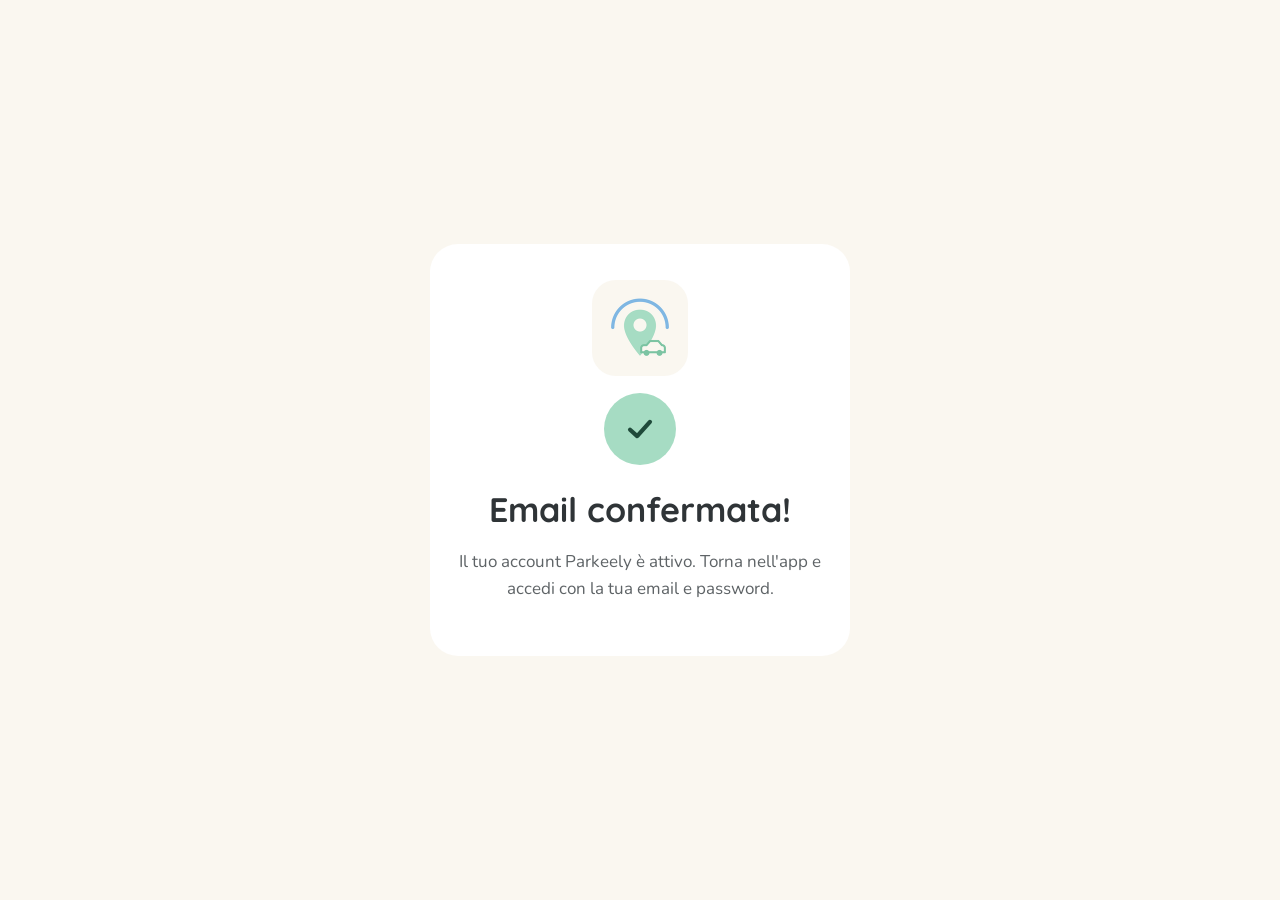
<file: email-confermata.html>
<!doctype html>
<html lang="it">
<head>
<meta charset="utf-8">
<meta name="viewport" content="width=device-width, initial-scale=1">
<meta name="robots" content="noindex">
<title>Email confermata · Parkeely</title>
<link rel="icon" href="favicon.png">
<link rel="preconnect" href="https://fonts.googleapis.com">
<link href="https://fonts.googleapis.com/css2?family=Quicksand:wght@600;700&amp;family=Nunito:wght@400;700&amp;display=swap" rel="stylesheet">
<link rel="stylesheet" href="style.css">
</head>
<body>
<div class="center">
  <div class="panel">
    <img src="logo.png" alt="Parkeely">

    <div id="ok">
      <div class="badge ok" aria-hidden="true">
        <svg width="34" height="34" viewBox="0 0 24 24" fill="none" stroke="#1F4A3A" stroke-width="3" stroke-linecap="round" stroke-linejoin="round"><path d="M5 12.5 L10 17 L19 7"></path></svg>
      </div>
      <h1>Email confermata!</h1>
      <p>Il tuo account Parkeely è attivo. Torna nell'app e accedi con la tua email e password.</p>
    </div>

    <div id="half" hidden>
      <div class="badge wait" aria-hidden="true">
        <svg width="34" height="34" viewBox="0 0 24 24" fill="none" stroke="#5C430A" stroke-width="2.6" stroke-linecap="round"><circle cx="12" cy="12" r="9"></circle><path d="M12 7 L12 12 L15 14"></path></svg>
      </div>
      <h1>Metà fatto</h1>
      <p>Abbiamo confermato questo indirizzo. Ora apri anche il link che ti abbiamo mandato sull'altra email: il cambio diventa effettivo quando sono confermati tutti e due.</p>
    </div>

    <div id="ko" hidden>
      <div class="badge ko" aria-hidden="true">
        <svg width="30" height="30" viewBox="0 0 24 24" fill="none" stroke="#7A2E2E" stroke-width="3" stroke-linecap="round"><path d="M6 6 L18 18 M18 6 L6 18"></path></svg>
      </div>
      <h1>Link scaduto o già usato</h1>
      <p>Se hai già confermato, puoi semplicemente accedere dall'app. Altrimenti apri Parkeely e chiedi una nuova email di conferma.</p>
    </div>
  </div>
</div>
<script>
  (function () {
    var raw = (window.location.hash || '').replace(/^#/, '') + '&' + (window.location.search || '').replace(/^\?/, '');
    var params = new URLSearchParams(raw);
    var show = function (id) {
      ['ok', 'half', 'ko'].forEach(function (k) {
        document.getElementById(k).hidden = k !== id;
      });
    };
    if (params.get('error') || params.get('error_code')) show('ko');
    else if (params.get('message')) show('half');
    else show('ok');
    // Non lasciamo i codici di accesso nell'indirizzo della pagina
    if (window.history && window.history.replaceState) {
      window.history.replaceState(null, '', window.location.pathname);
    }
  })();
</script>
</body>
</html>
</file>
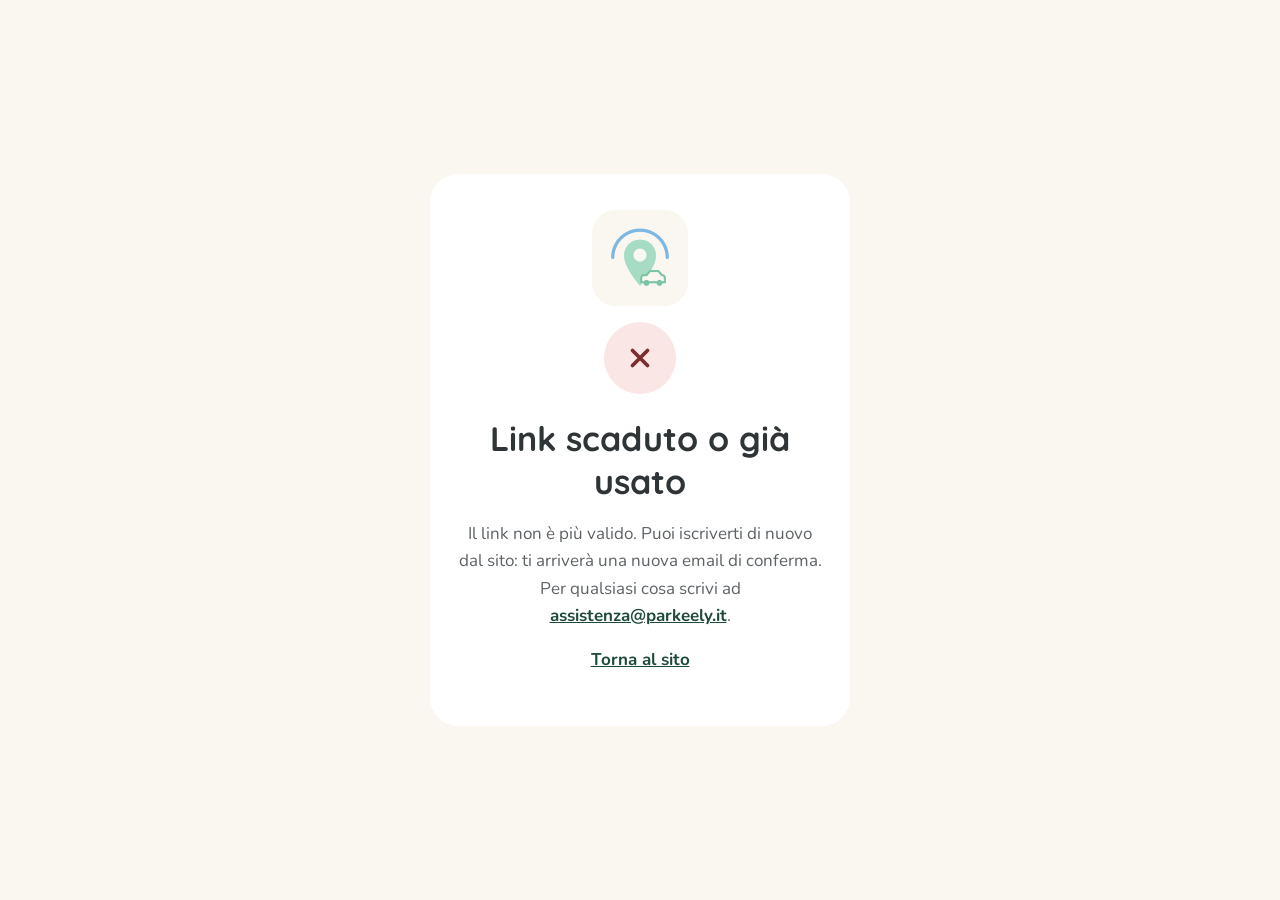
<file: iscrizione.html>
<!doctype html>
<html lang="it">
<head>
<meta charset="utf-8">
<meta name="viewport" content="width=device-width, initial-scale=1">
<meta name="robots" content="noindex">
<title>Iscrizione · Parkeely</title>
<link rel="icon" href="favicon.png">
<link rel="preconnect" href="https://fonts.googleapis.com">
<link href="https://fonts.googleapis.com/css2?family=Quicksand:wght@600;700&amp;family=Nunito:wght@400;700&amp;display=swap" rel="stylesheet">
<link rel="stylesheet" href="style.css">
</head>
<body>
<div class="center">
  <div class="panel">
    <img src="logo.png" alt="Parkeely">

    <div id="wait">
      <h1>Un attimo…</h1>
    </div>

    <div id="ok" hidden>
      <div class="badge ok" aria-hidden="true">
        <svg width="34" height="34" viewBox="0 0 24 24" fill="none" stroke="#1F4A3A" stroke-width="3" stroke-linecap="round" stroke-linejoin="round"><path d="M5 12.5 L10 17 L19 7"></path></svg>
      </div>
      <h1>Iscrizione confermata!</h1>
      <p>Grazie. Ti scriveremo quando Parkeely sarà pronta, e poi solo quando c'è qualcosa da farti sapere.</p>
      <p><a href="./">Torna al sito</a></p>
    </div>

    <div id="bye" hidden>
      <div class="badge wait" aria-hidden="true">
        <svg width="34" height="34" viewBox="0 0 24 24" fill="none" stroke="#5C430A" stroke-width="2.6" stroke-linecap="round" stroke-linejoin="round"><path d="M5 12.5 L10 17 L19 7"></path></svg>
      </div>
      <h1>Fatto, non ti scriveremo più</h1>
      <p>Abbiamo tolto il tuo indirizzo dalla mailing list. Se cambi idea puoi iscriverti di nuovo dal sito.</p>
      <p><a href="./">Torna al sito</a></p>
    </div>

    <div id="ko" hidden>
      <div class="badge ko" aria-hidden="true">
        <svg width="30" height="30" viewBox="0 0 24 24" fill="none" stroke="#7A2E2E" stroke-width="3" stroke-linecap="round"><path d="M6 6 L18 18 M18 6 L6 18"></path></svg>
      </div>
      <h1>Link scaduto o già usato</h1>
      <p>Il link non è più valido. Puoi iscriverti di nuovo dal sito: ti arriverà una nuova email di conferma. Per qualsiasi cosa scrivi ad <a href="mailto:assistenza@parkeely.it">assistenza@parkeely.it</a>.</p>
      <p><a href="./">Torna al sito</a></p>
    </div>
  </div>
</div>
<script>
  (function () {
    var SUPA = 'https://moihtiwmykowalbsjecy.supabase.co';
    var KEY = 'sb_publishable_GeGeIpB53gVpAfSXIZfOJQ_GuNtKlyq';
    var params = new URLSearchParams(window.location.search);
    var confirm = params.get('conferma'), leave = params.get('annulla');
    var show = function (id) {
      ['wait', 'ok', 'bye', 'ko'].forEach(function (k) { document.getElementById(k).hidden = k !== id; });
    };
    var token = confirm || leave;
    if (!token || !/^[0-9a-f-]{36}$/i.test(token)) { show('ko'); return; }
    fetch(SUPA + '/rest/v1/rpc/' + (confirm ? 'newsletter_confirm' : 'newsletter_leave'), {
      method: 'POST',
      headers: { apikey: KEY, 'Content-Type': 'application/json' },
      body: JSON.stringify({ p_token: token })
    })
      .then(function (r) { return r.ok ? r.json() : false; })
      .then(function (done) { show(done === true ? (confirm ? 'ok' : 'bye') : 'ko'); })
      .catch(function () { show('ko'); });
    // Il codice non resta nell'indirizzo della pagina
    if (window.history && window.history.replaceState) window.history.replaceState(null, '', window.location.pathname);
  })();
</script>
</body>
</html>
</file>
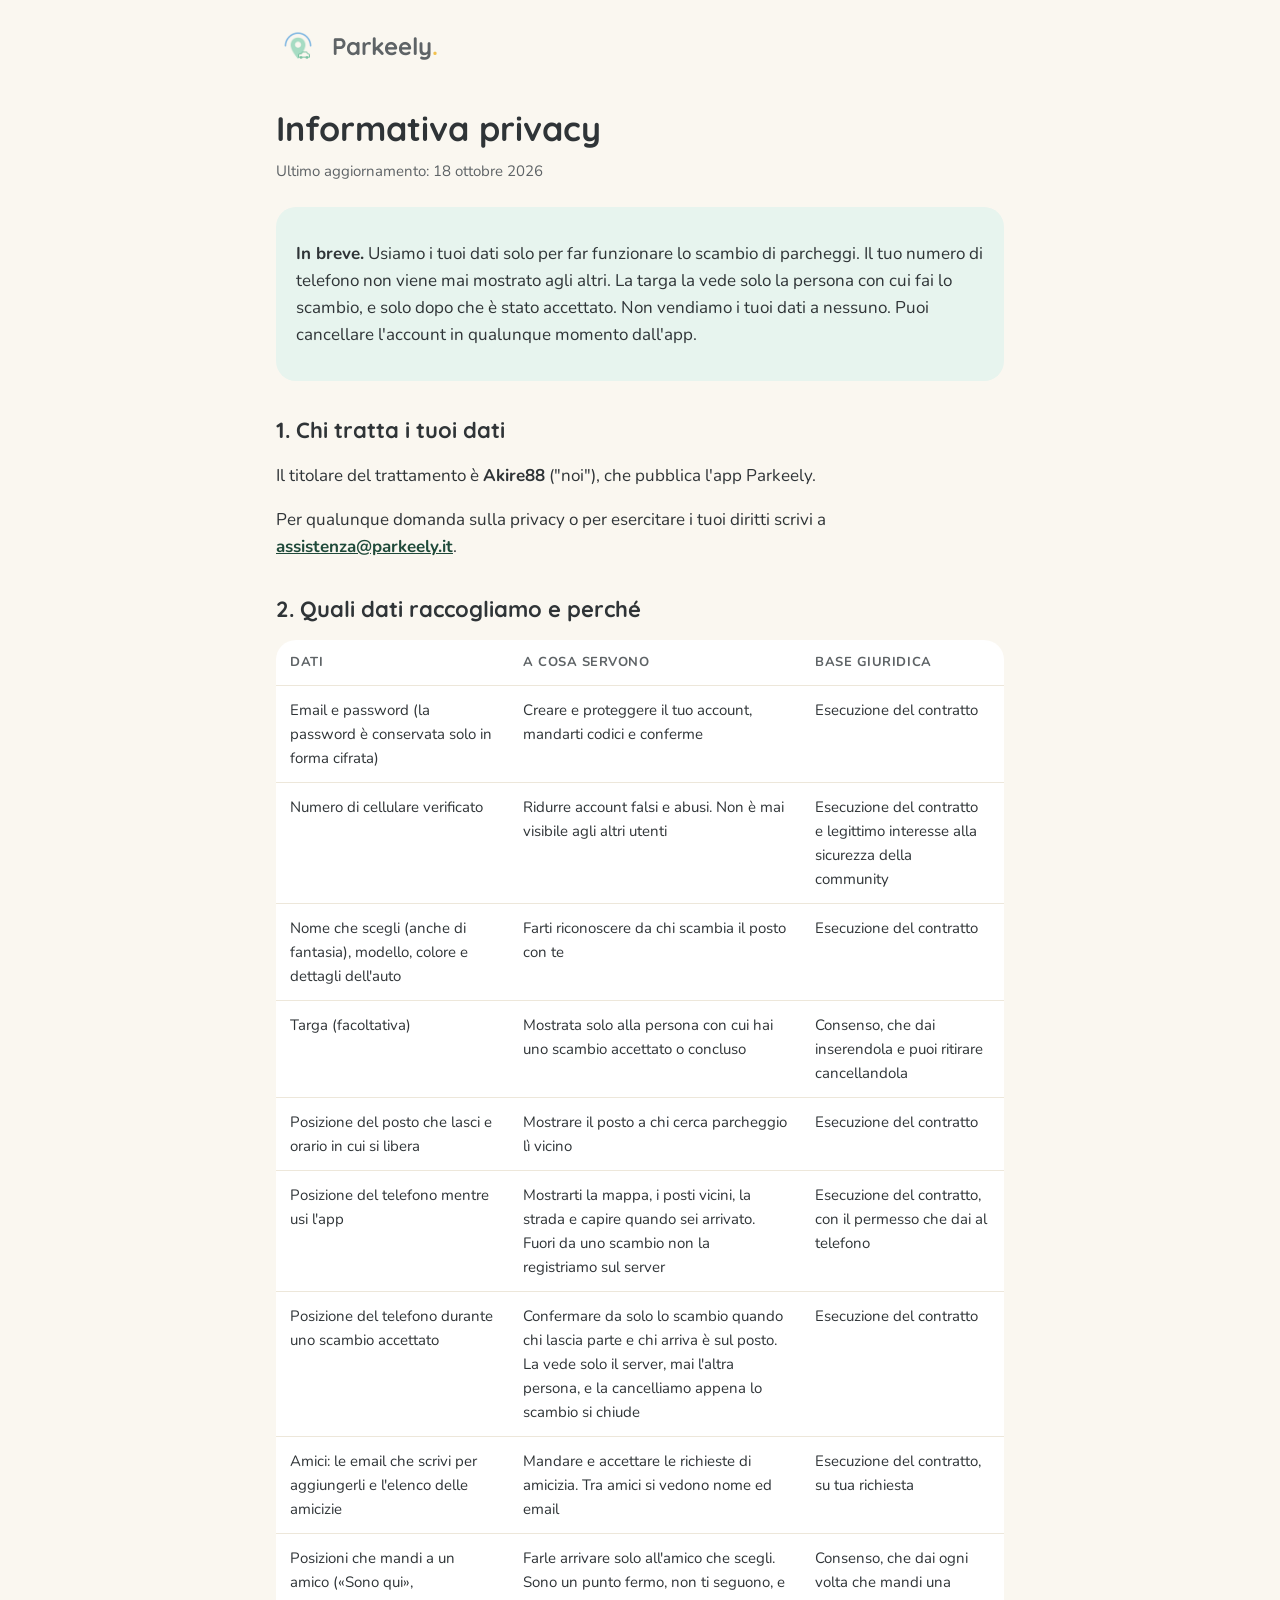
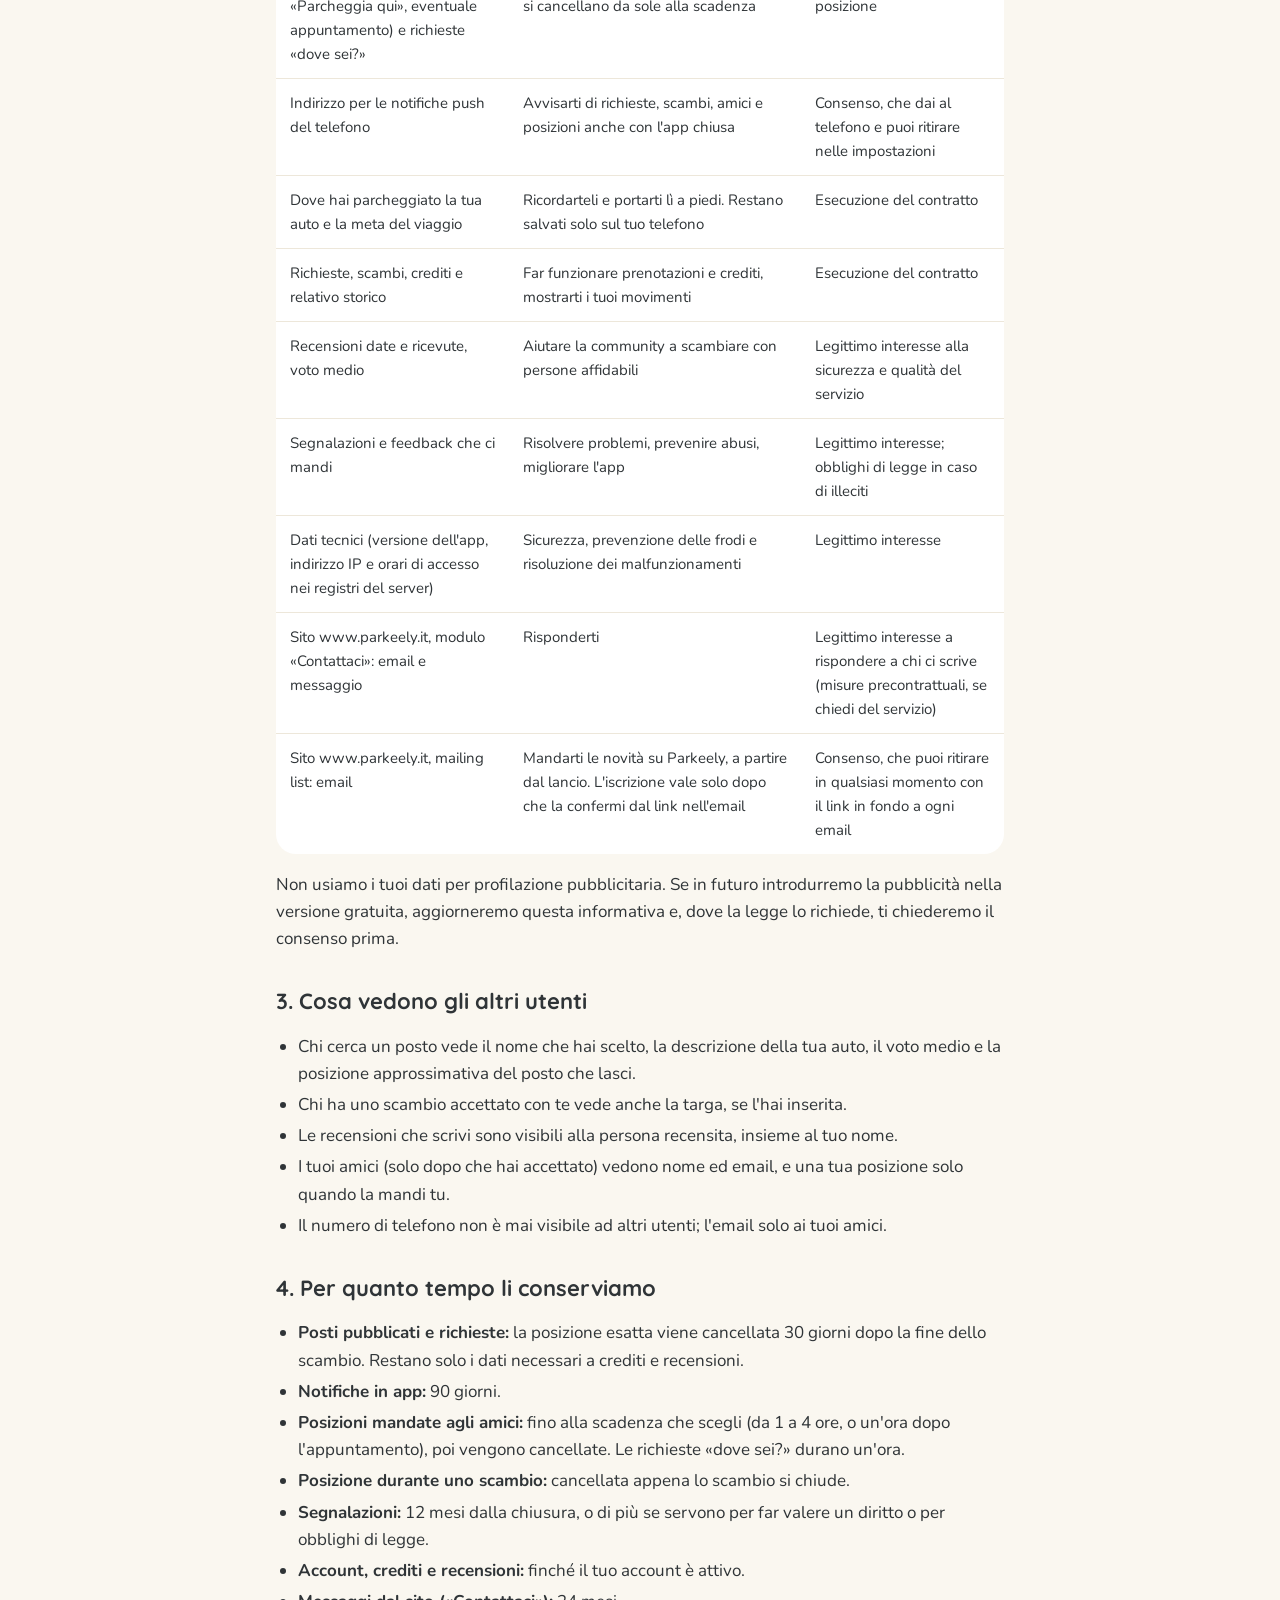
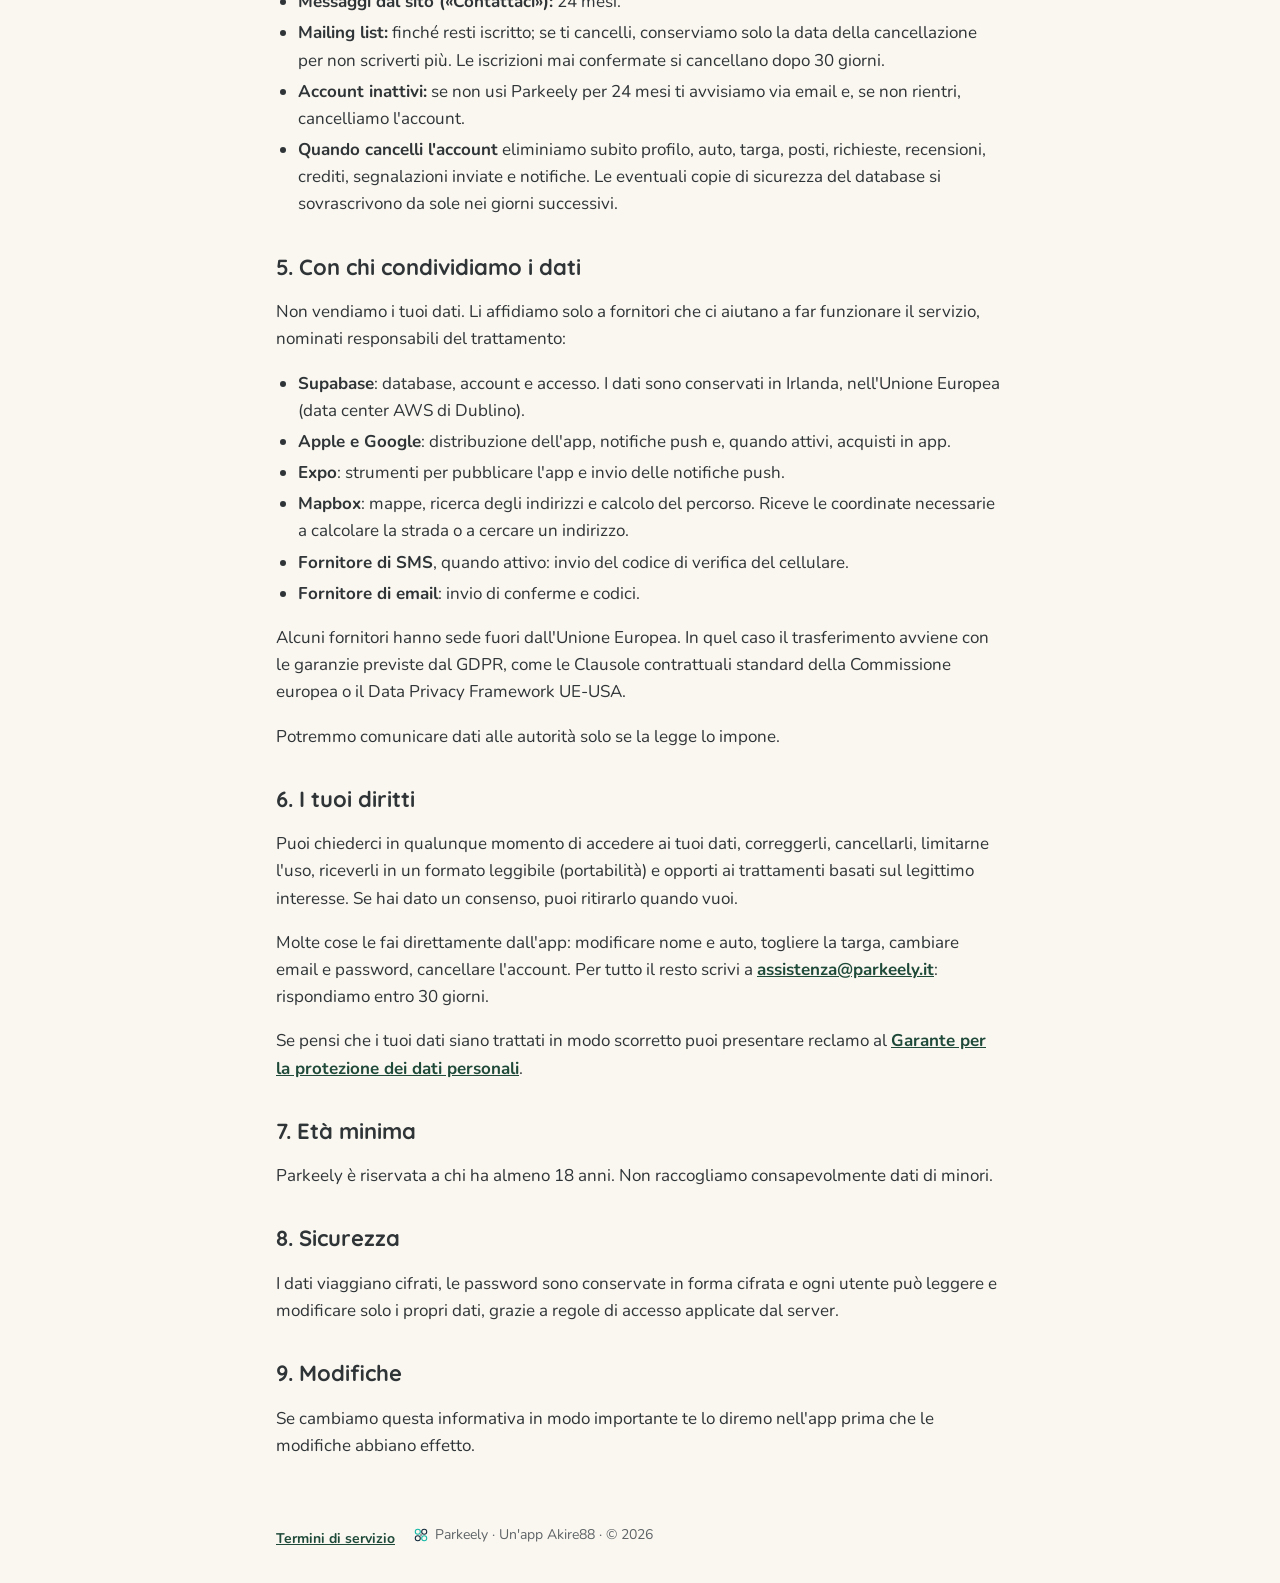
<file: privacy.html>
<!doctype html>
<html lang="it">
<head>
<meta charset="utf-8">
<meta name="viewport" content="width=device-width, initial-scale=1">
<title>Informativa privacy · Parkeely</title>
<link rel="icon" href="favicon.png">
<link rel="preconnect" href="https://fonts.googleapis.com">
<link href="https://fonts.googleapis.com/css2?family=Quicksand:wght@600;700&amp;family=Nunito:wght@400;700&amp;display=swap" rel="stylesheet">
<link rel="stylesheet" href="style.css">
</head>
<body>
<header class="top">
  <img src="logo.png" alt="">
  <a class="wordmark" href="index.html">Parkeely<span>.</span></a>
</header>
<main>
  <h1>Informativa privacy</h1>
  <p class="meta">Ultimo aggiornamento: 18 ottobre 2026</p>

  <div class="highlight">
    <p><strong>In breve.</strong> Usiamo i tuoi dati solo per far funzionare lo scambio di parcheggi. Il tuo numero di telefono non viene mai mostrato agli altri. La targa la vede solo la persona con cui fai lo scambio, e solo dopo che è stato accettato. Non vendiamo i tuoi dati a nessuno. Puoi cancellare l'account in qualunque momento dall'app.</p>
  </div>

  <h2>1. Chi tratta i tuoi dati</h2>
  <p>Il titolare del trattamento è <strong>Akire88</strong> ("noi"), che pubblica l'app Parkeely.</p>
  <p>Per qualunque domanda sulla privacy o per esercitare i tuoi diritti scrivi a <a href="mailto:assistenza@parkeely.it">assistenza@parkeely.it</a>.</p>

  <h2>2. Quali dati raccogliamo e perché</h2>
  <div class="table-wrap">
    <table>
      <thead>
        <tr><th>Dati</th><th>A cosa servono</th><th>Base giuridica</th></tr>
      </thead>
      <tbody>
        <tr>
          <td>Email e password (la password è conservata solo in forma cifrata)</td>
          <td>Creare e proteggere il tuo account, mandarti codici e conferme</td>
          <td>Esecuzione del contratto</td>
        </tr>
        <tr>
          <td>Numero di cellulare verificato</td>
          <td>Ridurre account falsi e abusi. Non è mai visibile agli altri utenti</td>
          <td>Esecuzione del contratto e legittimo interesse alla sicurezza della community</td>
        </tr>
        <tr>
          <td>Nome che scegli (anche di fantasia), modello, colore e dettagli dell'auto</td>
          <td>Farti riconoscere da chi scambia il posto con te</td>
          <td>Esecuzione del contratto</td>
        </tr>
        <tr>
          <td>Targa (facoltativa)</td>
          <td>Mostrata solo alla persona con cui hai uno scambio accettato o concluso</td>
          <td>Consenso, che dai inserendola e puoi ritirare cancellandola</td>
        </tr>
        <tr>
          <td>Posizione del posto che lasci e orario in cui si libera</td>
          <td>Mostrare il posto a chi cerca parcheggio lì vicino</td>
          <td>Esecuzione del contratto</td>
        </tr>
        <tr>
          <td>Posizione del telefono mentre usi l'app</td>
          <td>Mostrarti la mappa, i posti vicini, la strada e capire quando sei arrivato. Fuori da uno scambio non la registriamo sul server</td>
          <td>Esecuzione del contratto, con il permesso che dai al telefono</td>
        </tr>
        <tr>
          <td>Posizione del telefono durante uno scambio accettato</td>
          <td>Confermare da solo lo scambio quando chi lascia parte e chi arriva è sul posto. La vede solo il server, mai l'altra persona, e la cancelliamo appena lo scambio si chiude</td>
          <td>Esecuzione del contratto</td>
        </tr>
        <tr>
          <td>Amici: le email che scrivi per aggiungerli e l'elenco delle amicizie</td>
          <td>Mandare e accettare le richieste di amicizia. Tra amici si vedono nome ed email</td>
          <td>Esecuzione del contratto, su tua richiesta</td>
        </tr>
        <tr>
          <td>Posizioni che mandi a un amico («Sono qui», «Parcheggia qui», eventuale appuntamento) e richieste «dove sei?»</td>
          <td>Farle arrivare solo all'amico che scegli. Sono un punto fermo, non ti seguono, e si cancellano da sole alla scadenza</td>
          <td>Consenso, che dai ogni volta che mandi una posizione</td>
        </tr>
        <tr>
          <td>Indirizzo per le notifiche push del telefono</td>
          <td>Avvisarti di richieste, scambi, amici e posizioni anche con l'app chiusa</td>
          <td>Consenso, che dai al telefono e puoi ritirare nelle impostazioni</td>
        </tr>
        <tr>
          <td>Dove hai parcheggiato la tua auto e la meta del viaggio</td>
          <td>Ricordarteli e portarti lì a piedi. Restano salvati solo sul tuo telefono</td>
          <td>Esecuzione del contratto</td>
        </tr>
        <tr>
          <td>Richieste, scambi, crediti e relativo storico</td>
          <td>Far funzionare prenotazioni e crediti, mostrarti i tuoi movimenti</td>
          <td>Esecuzione del contratto</td>
        </tr>
        <tr>
          <td>Recensioni date e ricevute, voto medio</td>
          <td>Aiutare la community a scambiare con persone affidabili</td>
          <td>Legittimo interesse alla sicurezza e qualità del servizio</td>
        </tr>
        <tr>
          <td>Segnalazioni e feedback che ci mandi</td>
          <td>Risolvere problemi, prevenire abusi, migliorare l'app</td>
          <td>Legittimo interesse; obblighi di legge in caso di illeciti</td>
        </tr>
        <tr>
          <td>Dati tecnici (versione dell'app, indirizzo IP e orari di accesso nei registri del server)</td>
          <td>Sicurezza, prevenzione delle frodi e risoluzione dei malfunzionamenti</td>
          <td>Legittimo interesse</td>
        </tr>
        <tr>
          <td>Sito www.parkeely.it, modulo «Contattaci»: email e messaggio</td>
          <td>Risponderti</td>
          <td>Legittimo interesse a rispondere a chi ci scrive (misure precontrattuali, se chiedi del servizio)</td>
        </tr>
        <tr>
          <td>Sito www.parkeely.it, mailing list: email</td>
          <td>Mandarti le novità su Parkeely, a partire dal lancio. L'iscrizione vale solo dopo che la confermi dal link nell'email</td>
          <td>Consenso, che puoi ritirare in qualsiasi momento con il link in fondo a ogni email</td>
        </tr>
      </tbody>
    </table>
  </div>
  <p>Non usiamo i tuoi dati per profilazione pubblicitaria. Se in futuro introdurremo la pubblicità nella versione gratuita, aggiorneremo questa informativa e, dove la legge lo richiede, ti chiederemo il consenso prima.</p>

  <h2>3. Cosa vedono gli altri utenti</h2>
  <ul>
    <li>Chi cerca un posto vede il nome che hai scelto, la descrizione della tua auto, il voto medio e la posizione approssimativa del posto che lasci.</li>
    <li>Chi ha uno scambio accettato con te vede anche la targa, se l'hai inserita.</li>
    <li>Le recensioni che scrivi sono visibili alla persona recensita, insieme al tuo nome.</li>
    <li>I tuoi amici (solo dopo che hai accettato) vedono nome ed email, e una tua posizione solo quando la mandi tu.</li>
    <li>Il numero di telefono non è mai visibile ad altri utenti; l'email solo ai tuoi amici.</li>
  </ul>

  <h2>4. Per quanto tempo li conserviamo</h2>
  <ul>
    <li><strong>Posti pubblicati e richieste:</strong> la posizione esatta viene cancellata 30 giorni dopo la fine dello scambio. Restano solo i dati necessari a crediti e recensioni.</li>
    <li><strong>Notifiche in app:</strong> 90 giorni.</li>
    <li><strong>Posizioni mandate agli amici:</strong> fino alla scadenza che scegli (da 1 a 4 ore, o un'ora dopo l'appuntamento), poi vengono cancellate. Le richieste «dove sei?» durano un'ora.</li>
    <li><strong>Posizione durante uno scambio:</strong> cancellata appena lo scambio si chiude.</li>
    <li><strong>Segnalazioni:</strong> 12 mesi dalla chiusura, o di più se servono per far valere un diritto o per obblighi di legge.</li>
    <li><strong>Account, crediti e recensioni:</strong> finché il tuo account è attivo.</li>
    <li><strong>Messaggi dal sito («Contattaci»):</strong> 24 mesi.</li>
    <li><strong>Mailing list:</strong> finché resti iscritto; se ti cancelli, conserviamo solo la data della cancellazione per non scriverti più. Le iscrizioni mai confermate si cancellano dopo 30 giorni.</li>
    <li><strong>Account inattivi:</strong> se non usi Parkeely per 24 mesi ti avvisiamo via email e, se non rientri, cancelliamo l'account.</li>
    <li><strong>Quando cancelli l'account</strong> eliminiamo subito profilo, auto, targa, posti, richieste, recensioni, crediti, segnalazioni inviate e notifiche. Le eventuali copie di sicurezza del database si sovrascrivono da sole nei giorni successivi.</li>
  </ul>

  <h2>5. Con chi condividiamo i dati</h2>
  <p>Non vendiamo i tuoi dati. Li affidiamo solo a fornitori che ci aiutano a far funzionare il servizio, nominati responsabili del trattamento:</p>
  <ul>
    <li><strong>Supabase</strong>: database, account e accesso. I dati sono conservati in Irlanda, nell'Unione Europea (data center AWS di Dublino).</li>
    <li><strong>Apple e Google</strong>: distribuzione dell'app, notifiche push e, quando attivi, acquisti in app.</li>
    <li><strong>Expo</strong>: strumenti per pubblicare l'app e invio delle notifiche push.</li>
    <li><strong>Mapbox</strong>: mappe, ricerca degli indirizzi e calcolo del percorso. Riceve le coordinate necessarie a calcolare la strada o a cercare un indirizzo.</li>
    <li><strong>Fornitore di SMS</strong>, quando attivo: invio del codice di verifica del cellulare.</li>
    <li><strong>Fornitore di email</strong>: invio di conferme e codici.</li>
  </ul>
  <p>Alcuni fornitori hanno sede fuori dall'Unione Europea. In quel caso il trasferimento avviene con le garanzie previste dal GDPR, come le Clausole contrattuali standard della Commissione europea o il Data Privacy Framework UE-USA.</p>
  <p>Potremmo comunicare dati alle autorità solo se la legge lo impone.</p>

  <h2>6. I tuoi diritti</h2>
  <p>Puoi chiederci in qualunque momento di accedere ai tuoi dati, correggerli, cancellarli, limitarne l'uso, riceverli in un formato leggibile (portabilità) e opporti ai trattamenti basati sul legittimo interesse. Se hai dato un consenso, puoi ritirarlo quando vuoi.</p>
  <p>Molte cose le fai direttamente dall'app: modificare nome e auto, togliere la targa, cambiare email e password, cancellare l'account. Per tutto il resto scrivi a <a href="mailto:assistenza@parkeely.it">assistenza@parkeely.it</a>: rispondiamo entro 30 giorni.</p>
  <p>Se pensi che i tuoi dati siano trattati in modo scorretto puoi presentare reclamo al <a href="https://www.garanteprivacy.it">Garante per la protezione dei dati personali</a>.</p>

  <h2>7. Età minima</h2>
  <p>Parkeely è riservata a chi ha almeno 18 anni. Non raccogliamo consapevolmente dati di minori.</p>

  <h2>8. Sicurezza</h2>
  <p>I dati viaggiano cifrati, le password sono conservate in forma cifrata e ogni utente può leggere e modificare solo i propri dati, grazie a regole di accesso applicate dal server.</p>

  <h2>9. Modifiche</h2>
  <p>Se cambiamo questa informativa in modo importante te lo diremo nell'app prima che le modifiche abbiano effetto.</p>
</main>
<footer class="foot">
  <a href="termini.html">Termini di servizio</a>
  <span class="by"><img src="akire88.svg" alt="" width="16" height="16">Parkeely · Un'app Akire88 · © 2026</span>
</footer>
</body>
</html>
</file>
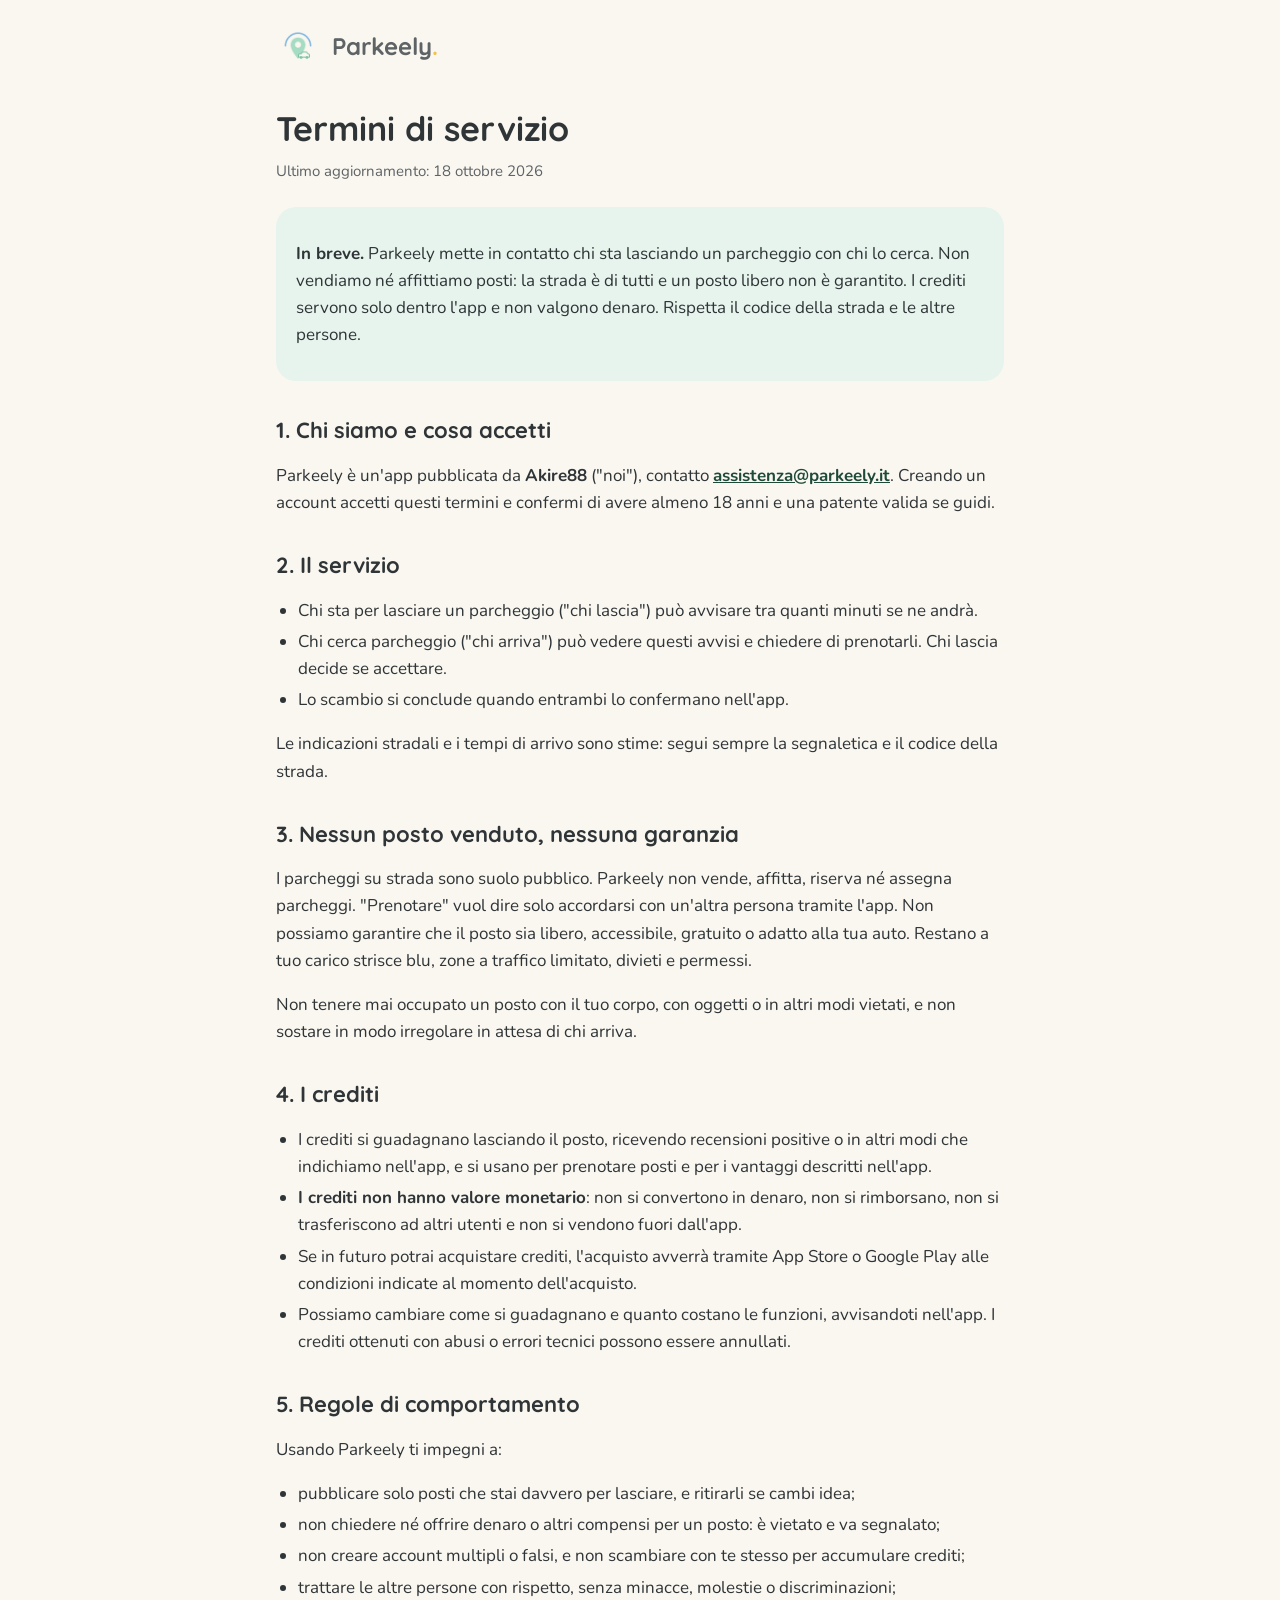
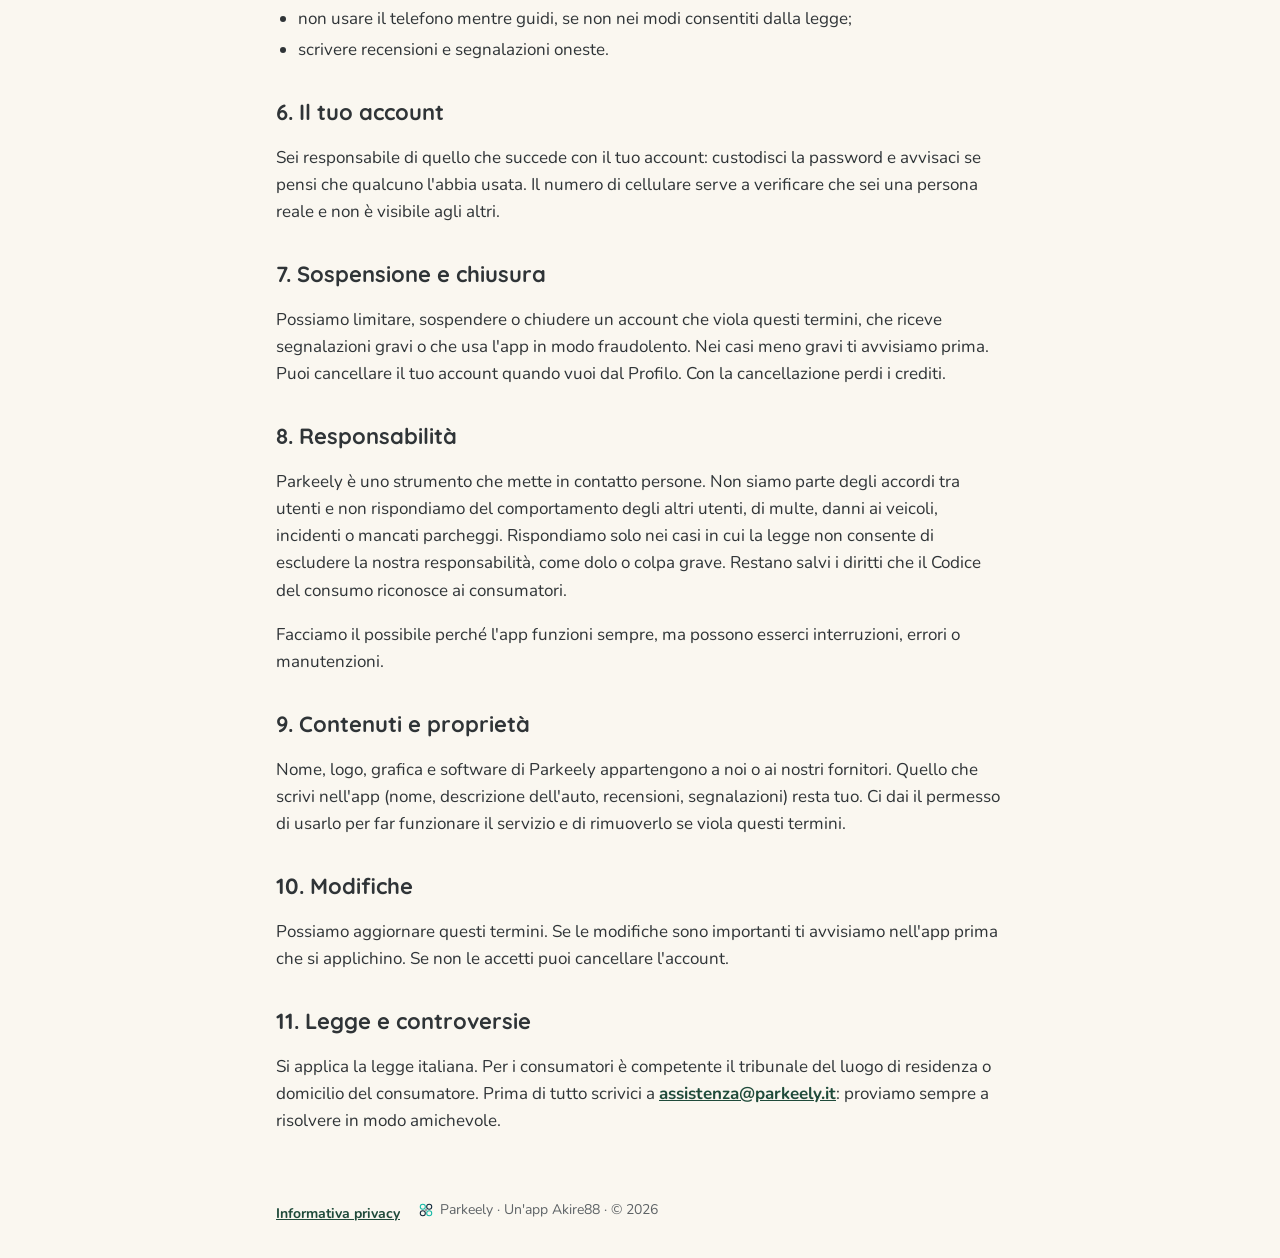
<file: termini.html>
<!doctype html>
<html lang="it">
<head>
<meta charset="utf-8">
<meta name="viewport" content="width=device-width, initial-scale=1">
<title>Termini di servizio · Parkeely</title>
<link rel="icon" href="favicon.png">
<link rel="preconnect" href="https://fonts.googleapis.com">
<link href="https://fonts.googleapis.com/css2?family=Quicksand:wght@600;700&amp;family=Nunito:wght@400;700&amp;display=swap" rel="stylesheet">
<link rel="stylesheet" href="style.css">
</head>
<body>
<header class="top">
  <img src="logo.png" alt="">
  <a class="wordmark" href="index.html">Parkeely<span>.</span></a>
</header>
<main>
  <h1>Termini di servizio</h1>
  <p class="meta">Ultimo aggiornamento: 18 ottobre 2026</p>

  <div class="highlight">
    <p><strong>In breve.</strong> Parkeely mette in contatto chi sta lasciando un parcheggio con chi lo cerca. Non vendiamo né affittiamo posti: la strada è di tutti e un posto libero non è garantito. I crediti servono solo dentro l'app e non valgono denaro. Rispetta il codice della strada e le altre persone.</p>
  </div>

  <h2>1. Chi siamo e cosa accetti</h2>
  <p>Parkeely è un'app pubblicata da <strong>Akire88</strong> ("noi"), contatto <a href="mailto:assistenza@parkeely.it">assistenza@parkeely.it</a>. Creando un account accetti questi termini e confermi di avere almeno 18 anni e una patente valida se guidi.</p>

  <h2>2. Il servizio</h2>
  <ul>
    <li>Chi sta per lasciare un parcheggio ("chi lascia") può avvisare tra quanti minuti se ne andrà.</li>
    <li>Chi cerca parcheggio ("chi arriva") può vedere questi avvisi e chiedere di prenotarli. Chi lascia decide se accettare.</li>
    <li>Lo scambio si conclude quando entrambi lo confermano nell'app.</li>
  </ul>
  <p>Le indicazioni stradali e i tempi di arrivo sono stime: segui sempre la segnaletica e il codice della strada.</p>

  <h2>3. Nessun posto venduto, nessuna garanzia</h2>
  <p>I parcheggi su strada sono suolo pubblico. Parkeely non vende, affitta, riserva né assegna parcheggi. "Prenotare" vuol dire solo accordarsi con un'altra persona tramite l'app. Non possiamo garantire che il posto sia libero, accessibile, gratuito o adatto alla tua auto. Restano a tuo carico strisce blu, zone a traffico limitato, divieti e permessi.</p>
  <p>Non tenere mai occupato un posto con il tuo corpo, con oggetti o in altri modi vietati, e non sostare in modo irregolare in attesa di chi arriva.</p>

  <h2>4. I crediti</h2>
  <ul>
    <li>I crediti si guadagnano lasciando il posto, ricevendo recensioni positive o in altri modi che indichiamo nell'app, e si usano per prenotare posti e per i vantaggi descritti nell'app.</li>
    <li><strong>I crediti non hanno valore monetario</strong>: non si convertono in denaro, non si rimborsano, non si trasferiscono ad altri utenti e non si vendono fuori dall'app.</li>
    <li>Se in futuro potrai acquistare crediti, l'acquisto avverrà tramite App Store o Google Play alle condizioni indicate al momento dell'acquisto.</li>
    <li>Possiamo cambiare come si guadagnano e quanto costano le funzioni, avvisandoti nell'app. I crediti ottenuti con abusi o errori tecnici possono essere annullati.</li>
  </ul>

  <h2>5. Regole di comportamento</h2>
  <p>Usando Parkeely ti impegni a:</p>
  <ul>
    <li>pubblicare solo posti che stai davvero per lasciare, e ritirarli se cambi idea;</li>
    <li>non chiedere né offrire denaro o altri compensi per un posto: è vietato e va segnalato;</li>
    <li>non creare account multipli o falsi, e non scambiare con te stesso per accumulare crediti;</li>
    <li>trattare le altre persone con rispetto, senza minacce, molestie o discriminazioni;</li>
    <li>non usare il telefono mentre guidi, se non nei modi consentiti dalla legge;</li>
    <li>scrivere recensioni e segnalazioni oneste.</li>
  </ul>

  <h2>6. Il tuo account</h2>
  <p>Sei responsabile di quello che succede con il tuo account: custodisci la password e avvisaci se pensi che qualcuno l'abbia usata. Il numero di cellulare serve a verificare che sei una persona reale e non è visibile agli altri.</p>

  <h2>7. Sospensione e chiusura</h2>
  <p>Possiamo limitare, sospendere o chiudere un account che viola questi termini, che riceve segnalazioni gravi o che usa l'app in modo fraudolento. Nei casi meno gravi ti avvisiamo prima. Puoi cancellare il tuo account quando vuoi dal Profilo. Con la cancellazione perdi i crediti.</p>

  <h2>8. Responsabilità</h2>
  <p>Parkeely è uno strumento che mette in contatto persone. Non siamo parte degli accordi tra utenti e non rispondiamo del comportamento degli altri utenti, di multe, danni ai veicoli, incidenti o mancati parcheggi. Rispondiamo solo nei casi in cui la legge non consente di escludere la nostra responsabilità, come dolo o colpa grave. Restano salvi i diritti che il Codice del consumo riconosce ai consumatori.</p>
  <p>Facciamo il possibile perché l'app funzioni sempre, ma possono esserci interruzioni, errori o manutenzioni.</p>

  <h2>9. Contenuti e proprietà</h2>
  <p>Nome, logo, grafica e software di Parkeely appartengono a noi o ai nostri fornitori. Quello che scrivi nell'app (nome, descrizione dell'auto, recensioni, segnalazioni) resta tuo. Ci dai il permesso di usarlo per far funzionare il servizio e di rimuoverlo se viola questi termini.</p>

  <h2>10. Modifiche</h2>
  <p>Possiamo aggiornare questi termini. Se le modifiche sono importanti ti avvisiamo nell'app prima che si applichino. Se non le accetti puoi cancellare l'account.</p>

  <h2>11. Legge e controversie</h2>
  <p>Si applica la legge italiana. Per i consumatori è competente il tribunale del luogo di residenza o domicilio del consumatore. Prima di tutto scrivici a <a href="mailto:assistenza@parkeely.it">assistenza@parkeely.it</a>: proviamo sempre a risolvere in modo amichevole.</p>
</main>
<footer class="foot">
  <a href="privacy.html">Informativa privacy</a>
  <span class="by"><img src="akire88.svg" alt="" width="16" height="16">Parkeely · Un'app Akire88 · © 2026</span>
</footer>
</body>
</html>
</file>
<file: style.css>
:root {
  --crema: #faf7f0;
  --bianco: #ffffff;
  --menta: #a6dcc3;
  --menta-medio: #7cc4a3;
  --menta-scuro: #1f4a3a;
  --oro: #f2c14e;
  --azzurro: #7fb7e3;
  --pesca: #f6e3cc;
  --grafite: #5e6366;
  --testo: #2f3437;
  --bordo: #ede7da;
}

* {
  box-sizing: border-box;
}

html {
  -webkit-text-size-adjust: 100%;
}

body {
  margin: 0;
  background: var(--crema);
  color: var(--testo);
  font-family: 'Nunito', system-ui, -apple-system, 'Segoe UI', sans-serif;
  font-size: 17px;
  line-height: 1.6;
}

a {
  color: var(--menta-scuro);
  font-weight: 700;
}

a:hover {
  color: var(--testo);
}

.top {
  max-width: 760px;
  margin: 0 auto;
  padding: 24px 16px 0;
  display: flex;
  align-items: center;
  gap: 12px;
}

.top img {
  width: 44px;
  height: 44px;
  border-radius: 12px;
}

.wordmark {
  font-family: 'Quicksand', sans-serif;
  font-weight: 700;
  font-size: 24px;
  color: var(--grafite);
  text-decoration: none;
}

.wordmark span {
  color: var(--oro);
}

main {
  max-width: 760px;
  margin: 0 auto;
  padding: 16px 16px 48px;
}

h1,
h2,
h3 {
  font-family: 'Quicksand', sans-serif;
  font-weight: 700;
  line-height: 1.25;
  color: var(--testo);
}

h1 {
  font-size: 34px;
  margin: 24px 0 8px;
}

h2 {
  font-size: 22px;
  margin: 36px 0 8px;
}

h3 {
  font-size: 18px;
  margin: 22px 0 4px;
}

.meta {
  color: var(--grafite);
  font-size: 15px;
  margin: 0 0 24px;
}

.card {
  background: var(--bianco);
  border-radius: 24px;
  padding: 20px 22px;
  margin: 16px 0;
}

.card p:first-child {
  margin-top: 0;
}

.card p:last-child {
  margin-bottom: 0;
}

.highlight {
  background: #e7f4ee;
  border-radius: 20px;
  padding: 16px 20px;
  margin: 16px 0;
}

table {
  width: 100%;
  border-collapse: collapse;
  font-size: 15px;
}

.table-wrap {
  overflow-x: auto;
  background: var(--bianco);
  border-radius: 20px;
  margin: 16px 0;
}

th,
td {
  text-align: left;
  vertical-align: top;
  padding: 12px 14px;
  border-bottom: 1px solid var(--bordo);
}

th {
  font-size: 13px;
  letter-spacing: 0.04em;
  text-transform: uppercase;
  color: var(--grafite);
}

tr:last-child td {
  border-bottom: none;
}

ul {
  padding-left: 22px;
}

li {
  margin: 4px 0;
}

.center {
  min-height: 100vh;
  display: flex;
  align-items: center;
  justify-content: center;
  padding: 24px 16px;
  text-align: center;
}

.panel {
  width: 100%;
  max-width: 420px;
  background: var(--bianco);
  border-radius: 28px;
  padding: 36px 28px;
}

.panel img {
  width: 96px;
  height: 96px;
  border-radius: 24px;
}

.badge {
  width: 72px;
  height: 72px;
  border-radius: 36px;
  margin: 8px auto 0;
  display: flex;
  align-items: center;
  justify-content: center;
}

.badge.ok {
  background: var(--menta);
}

.badge.wait {
  background: #fff4d6;
}

.badge.ko {
  background: #fbe6e6;
}

.panel p {
  color: var(--grafite);
}

.foot {
  max-width: 760px;
  margin: 0 auto;
  padding: 0 16px 32px;
  font-size: 14px;
  color: var(--grafite);
}

.foot a {
  margin-right: 14px;
}

@media (max-width: 480px) {
  h1 {
    font-size: 28px;
  }
}

/* Firma Akire88 nel piè di pagina */
.by { display: inline-flex; align-items: center; gap: 6px; }
.by img { width: 16px; height: 16px; }
</file>
